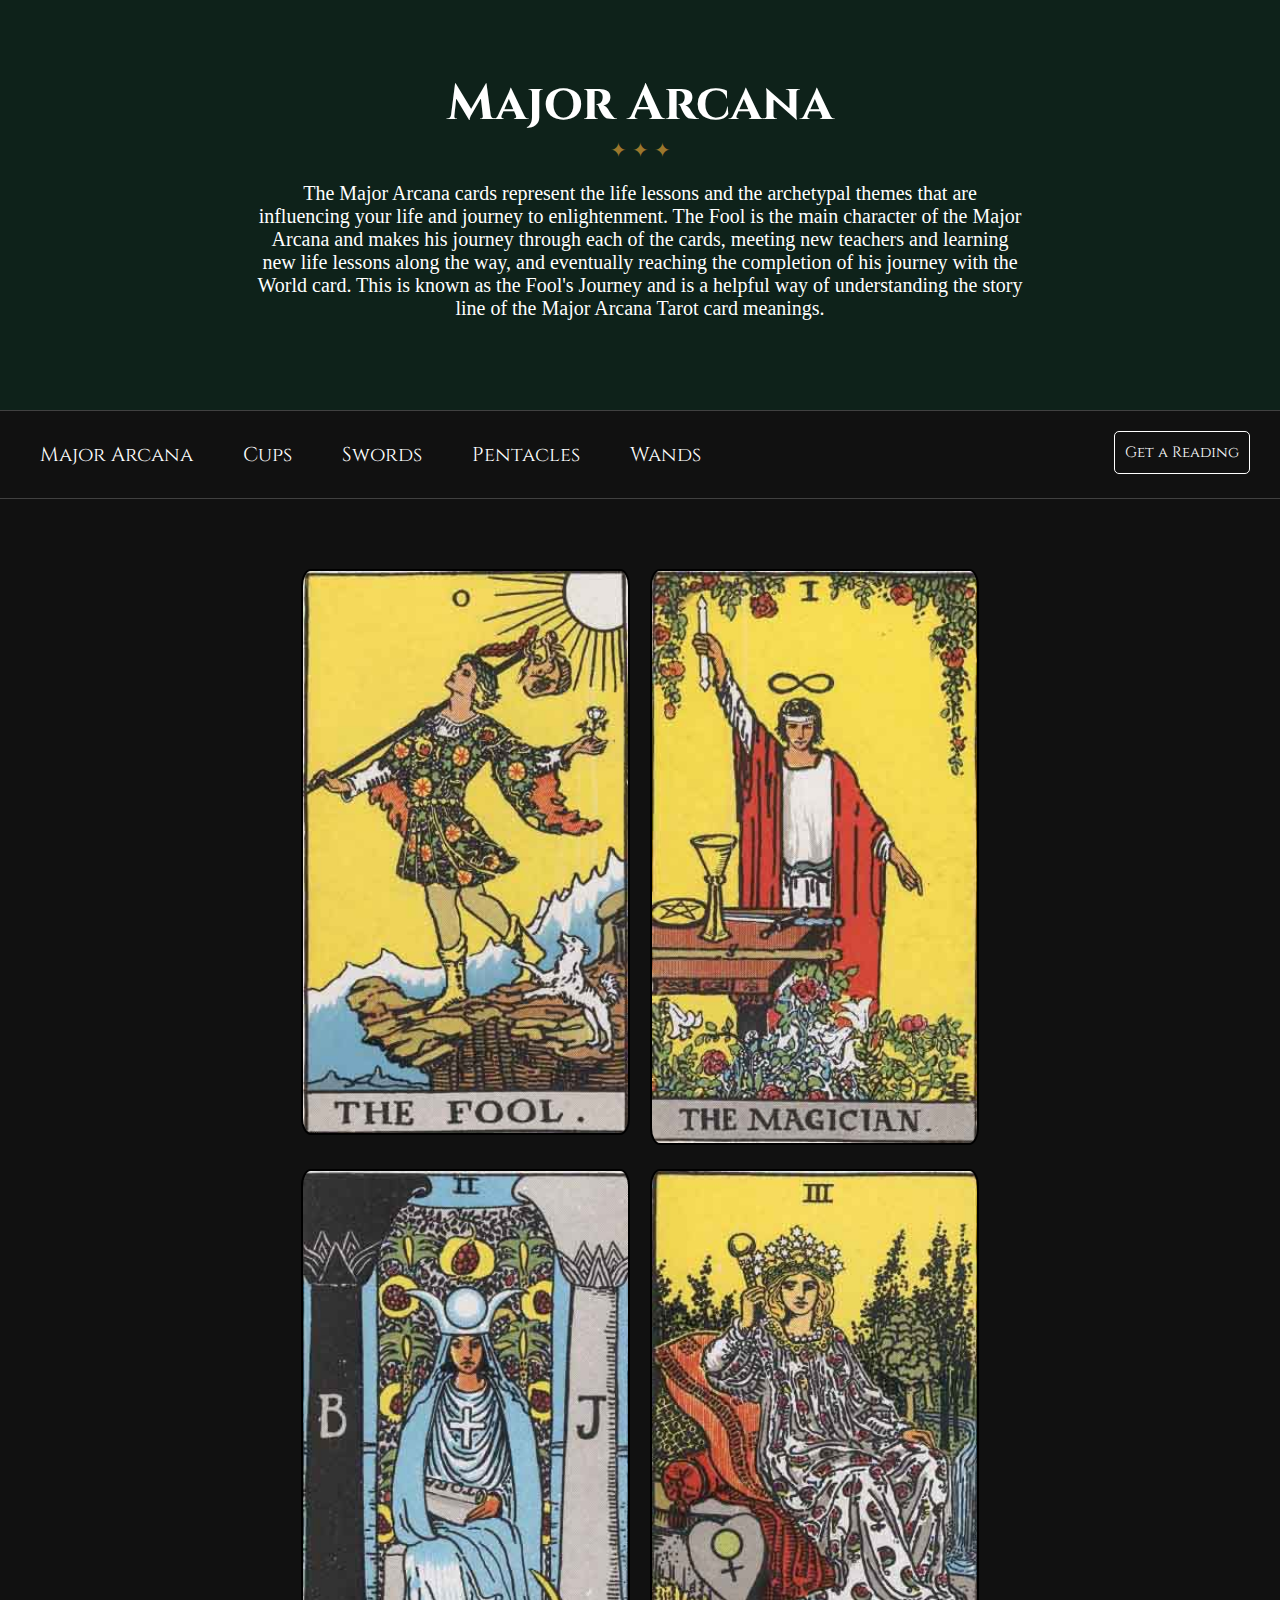
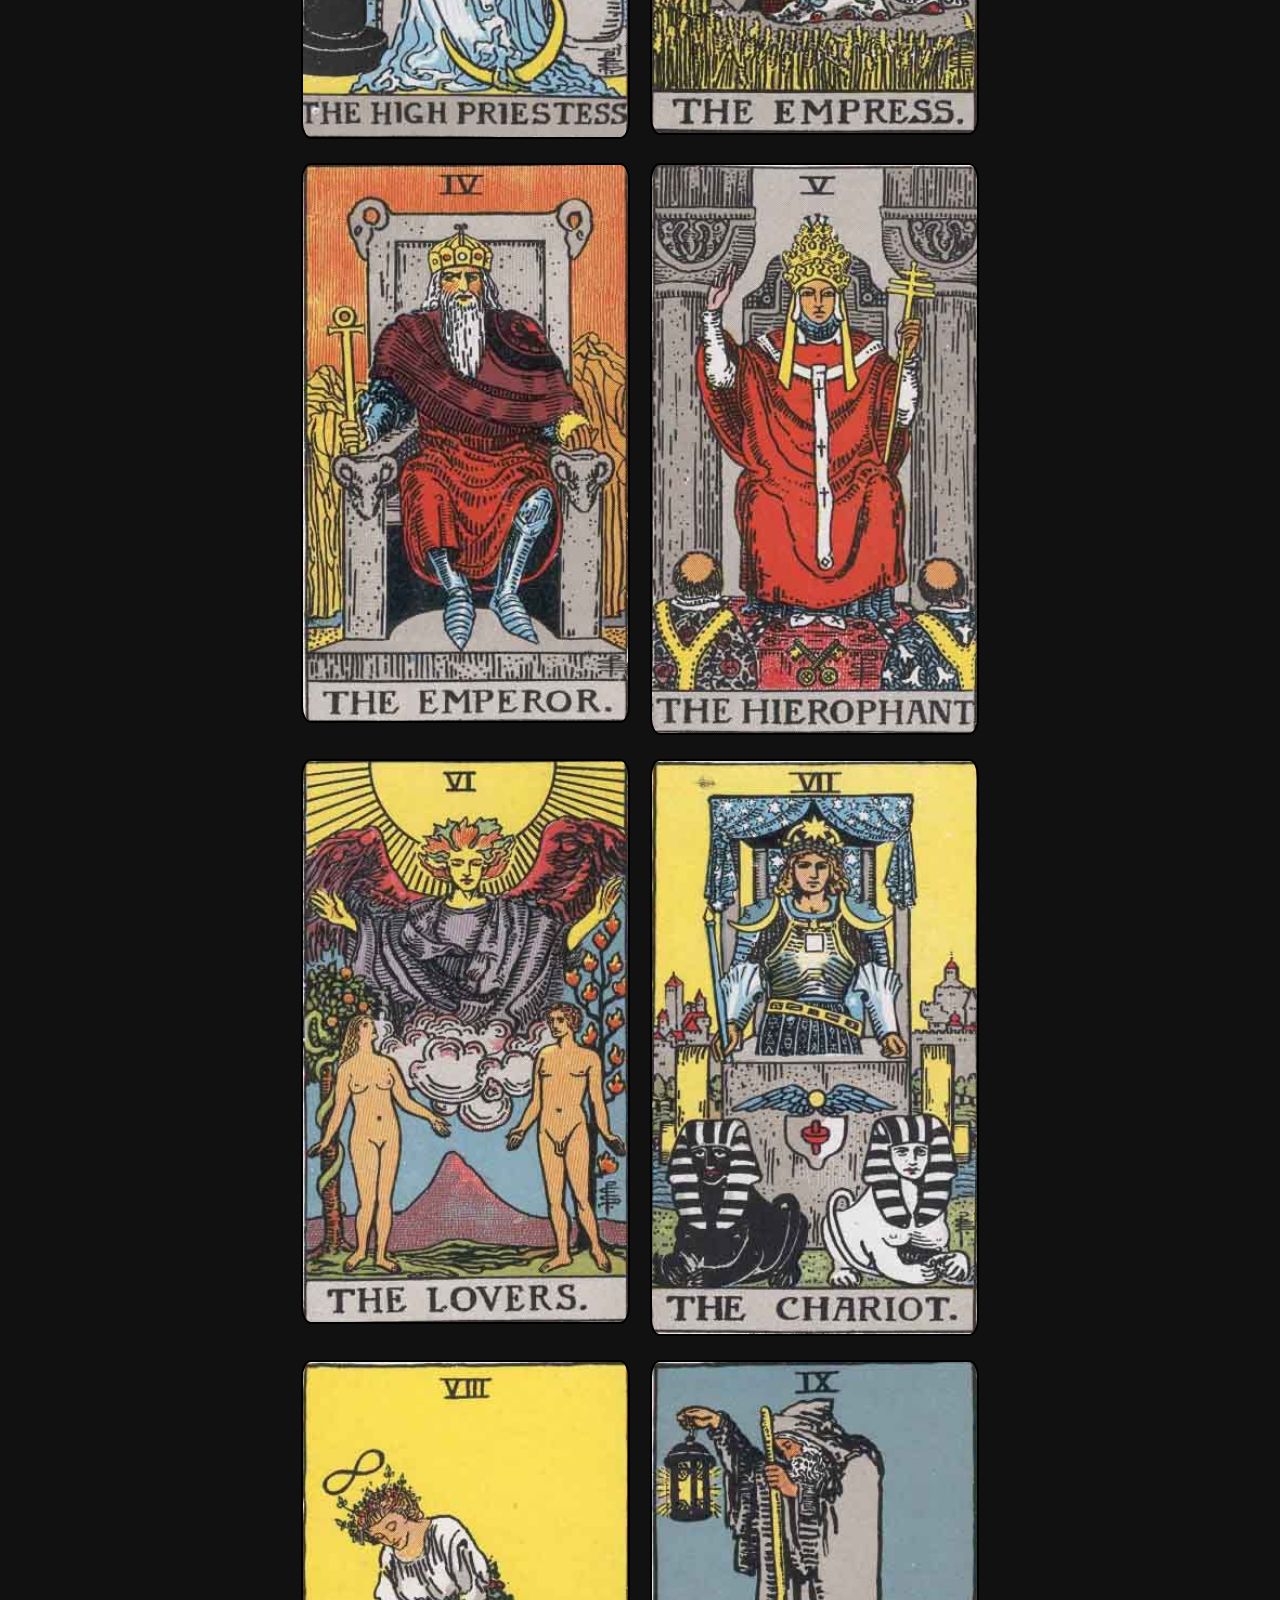
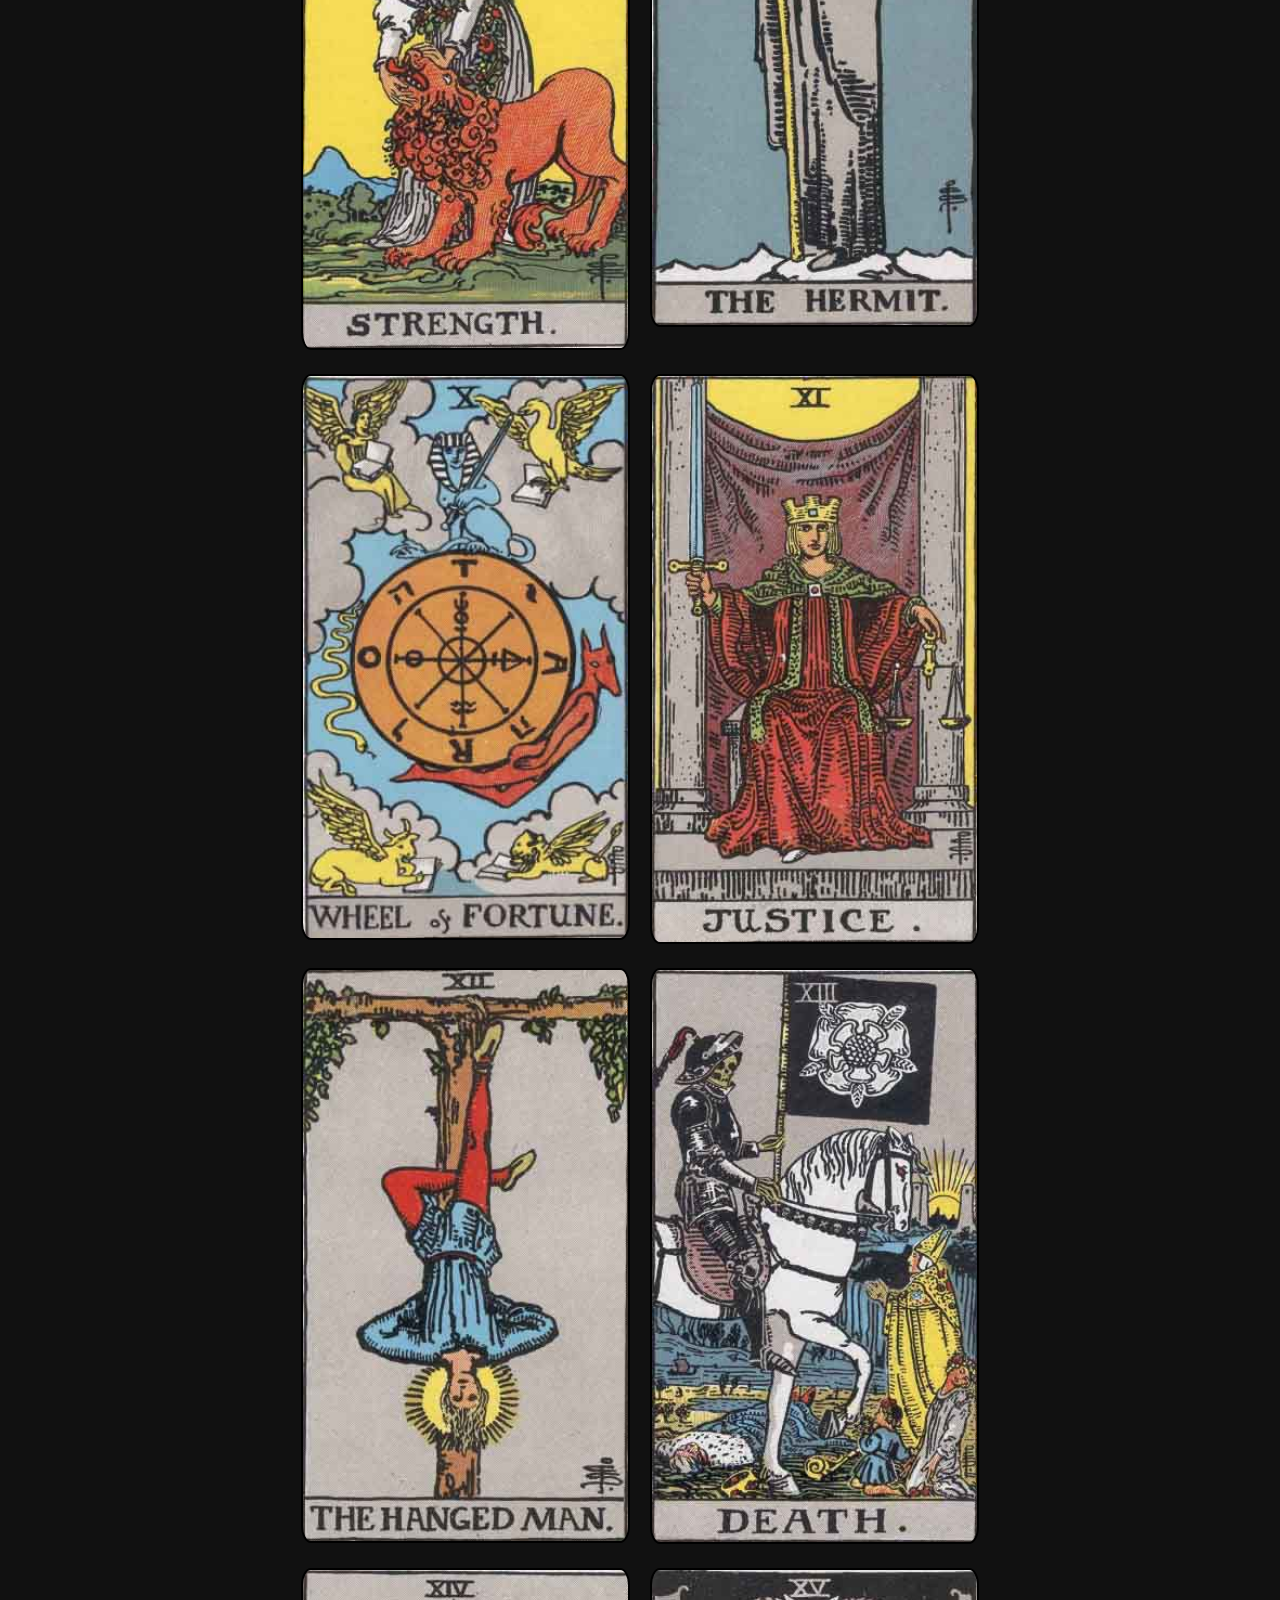
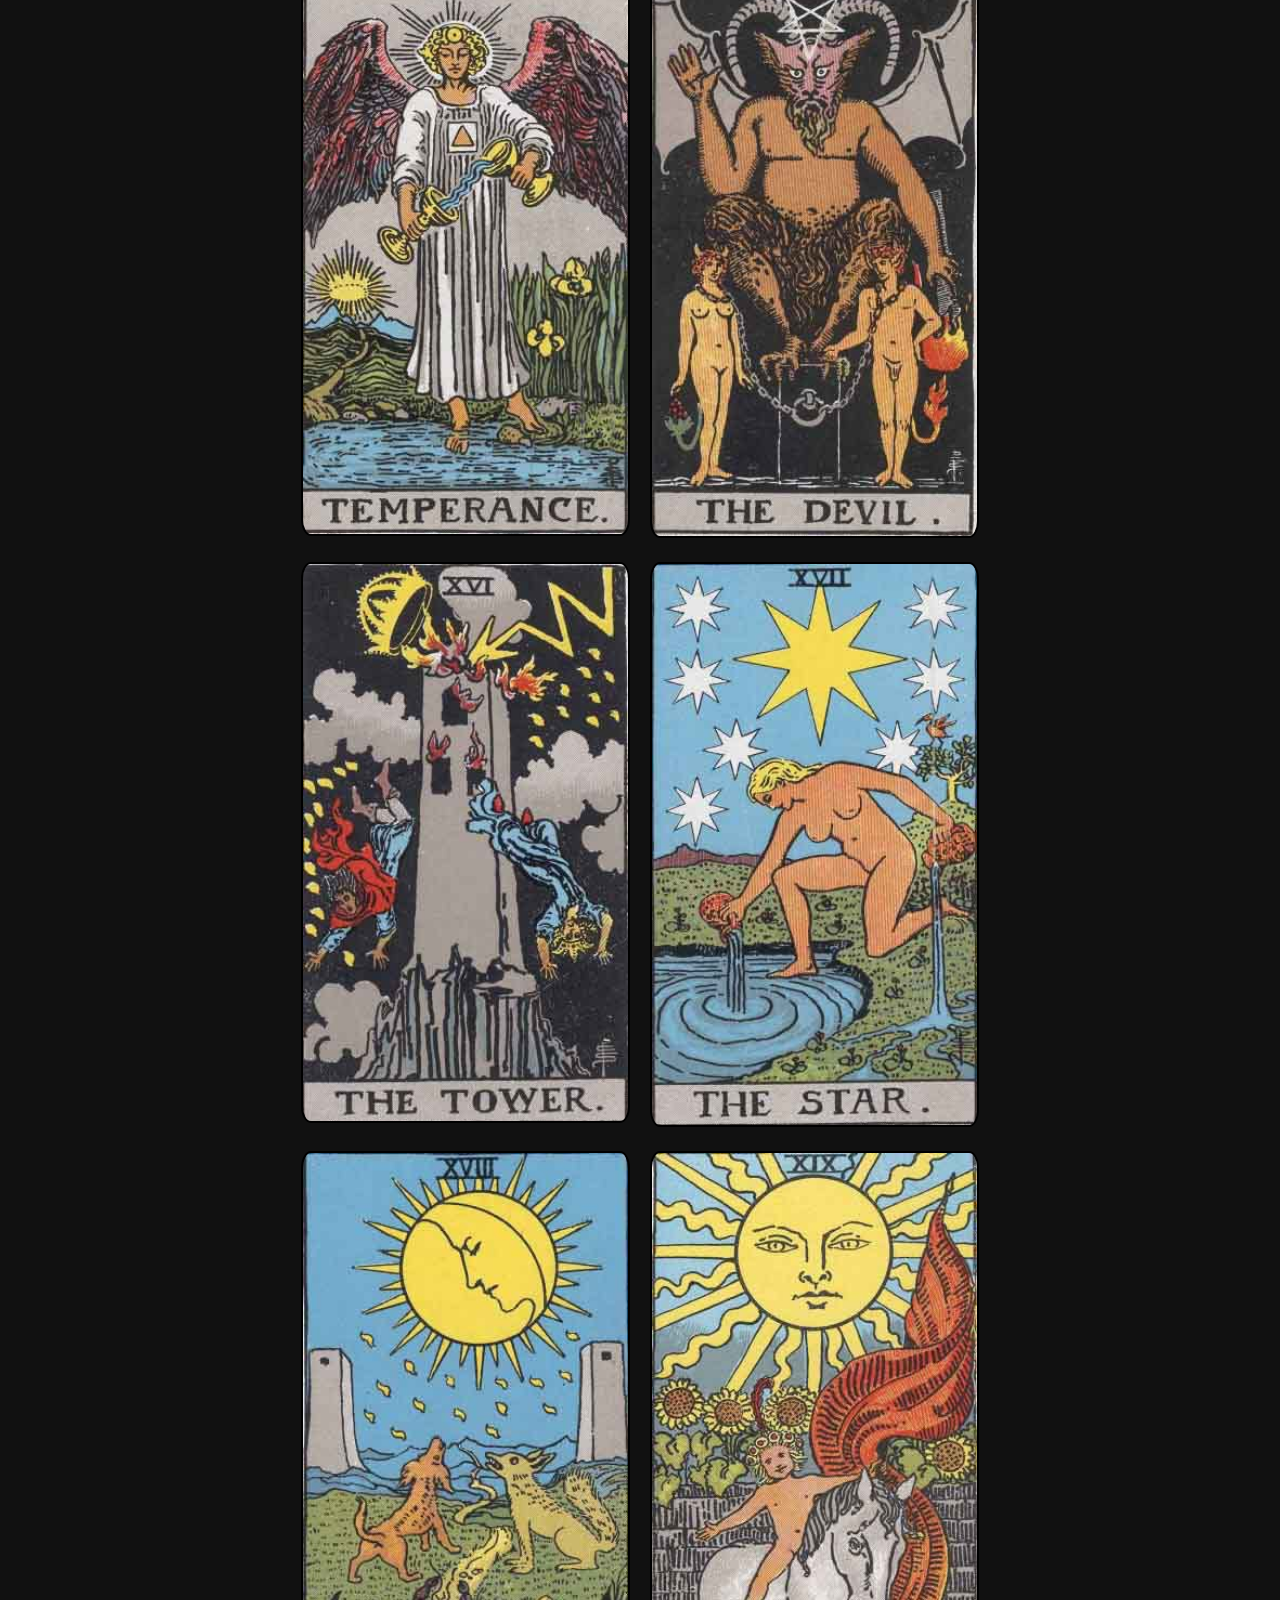
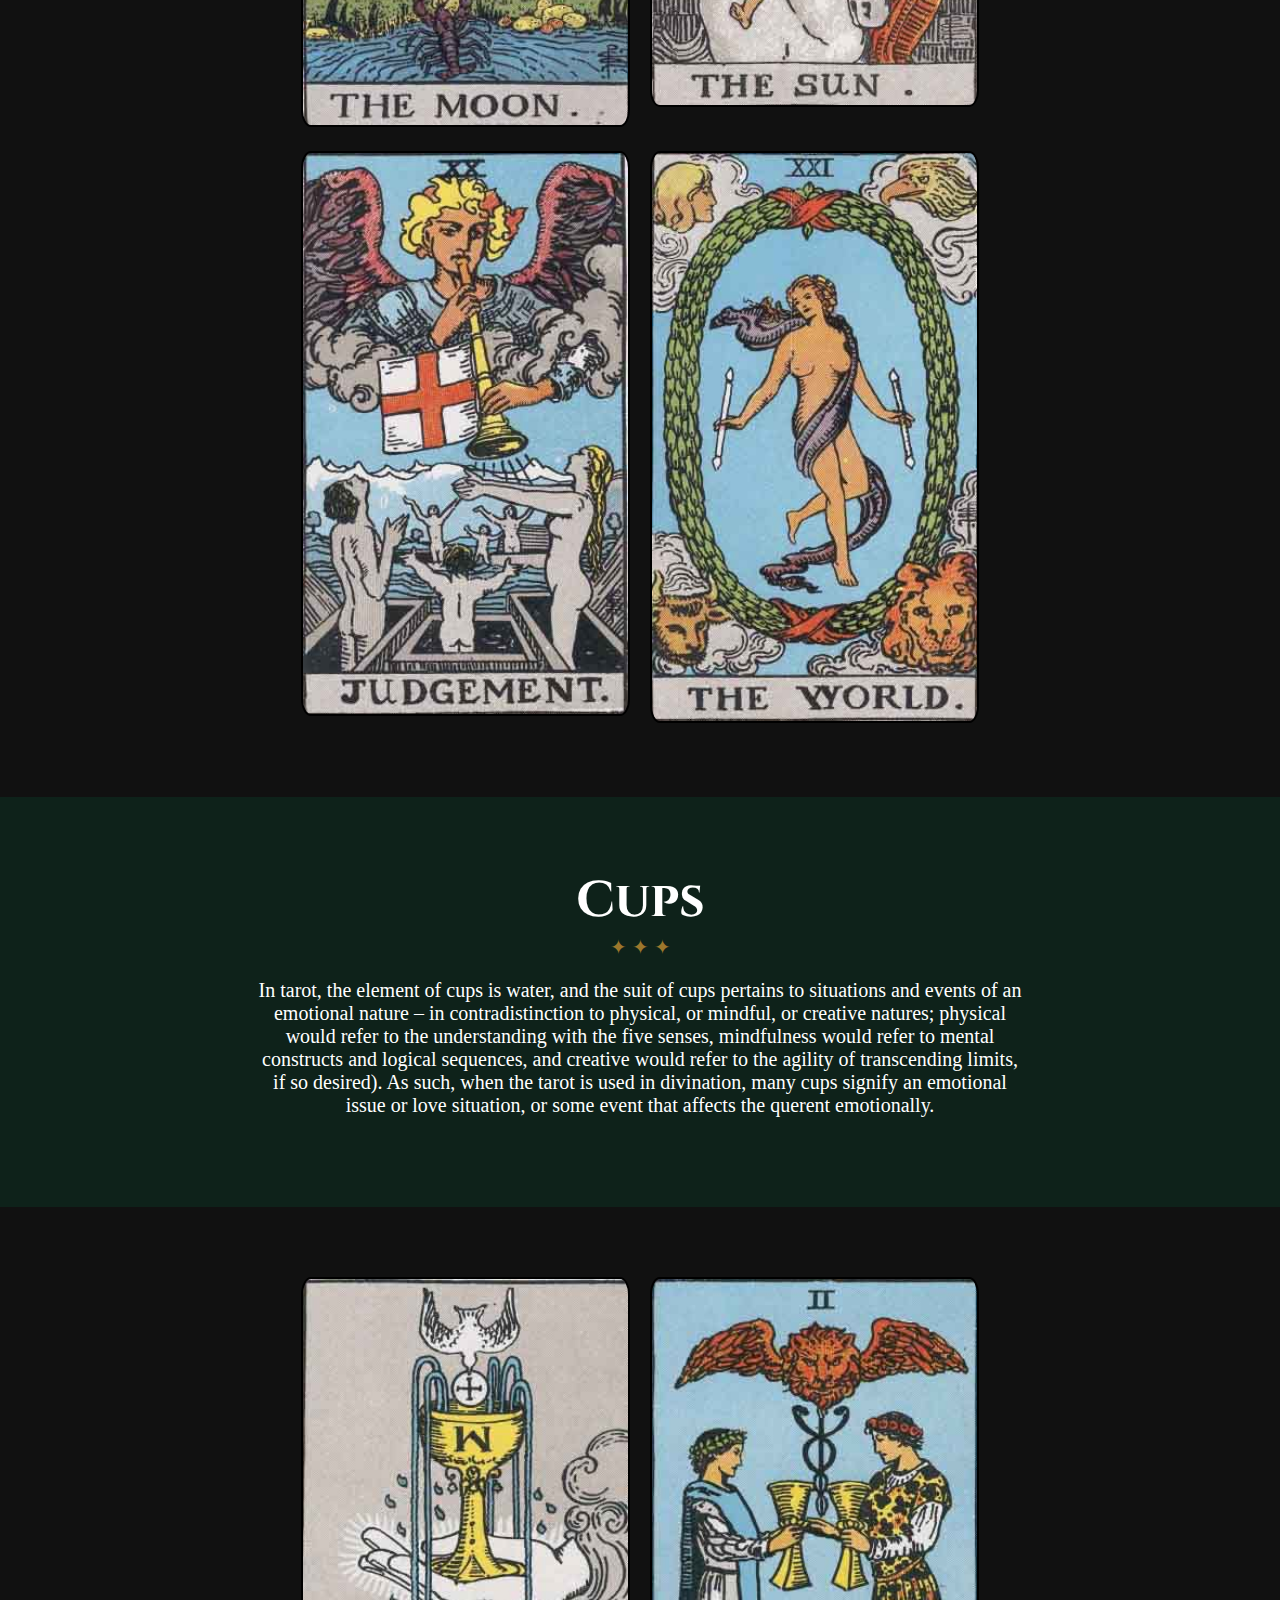
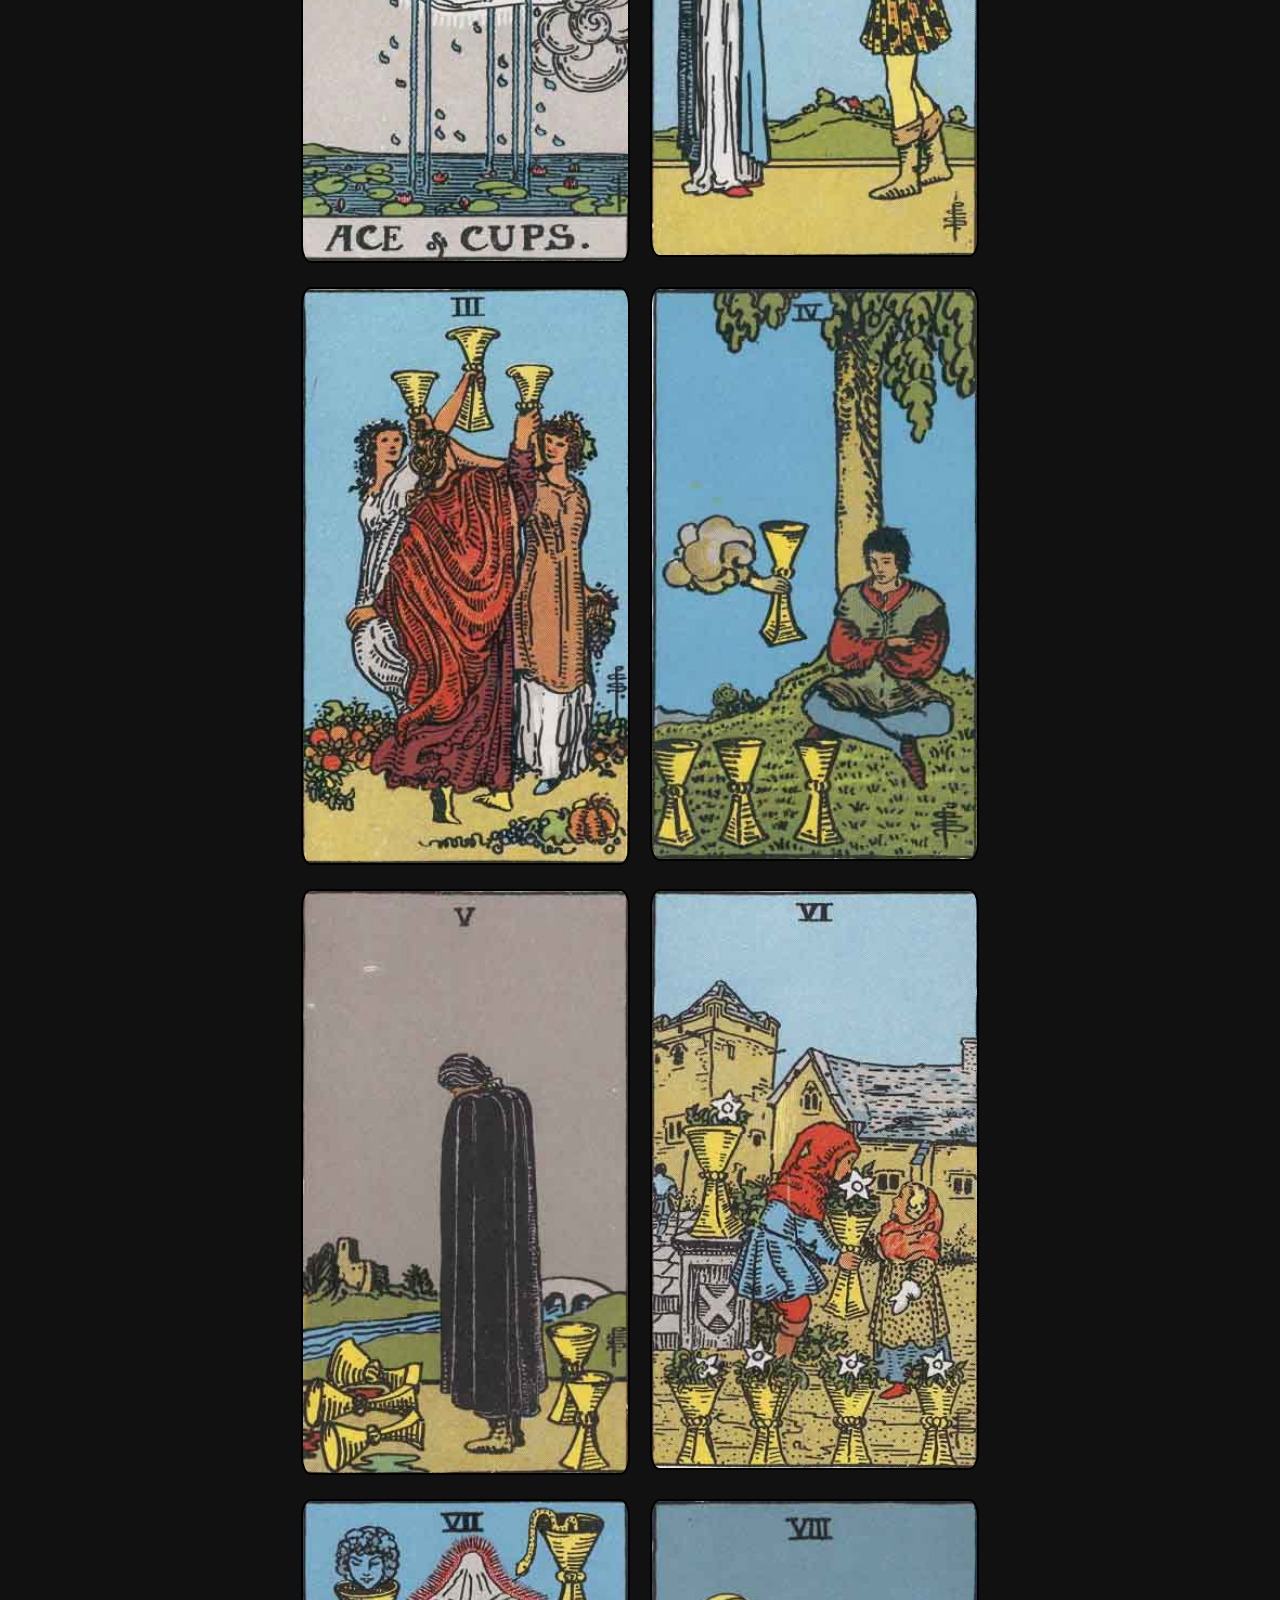
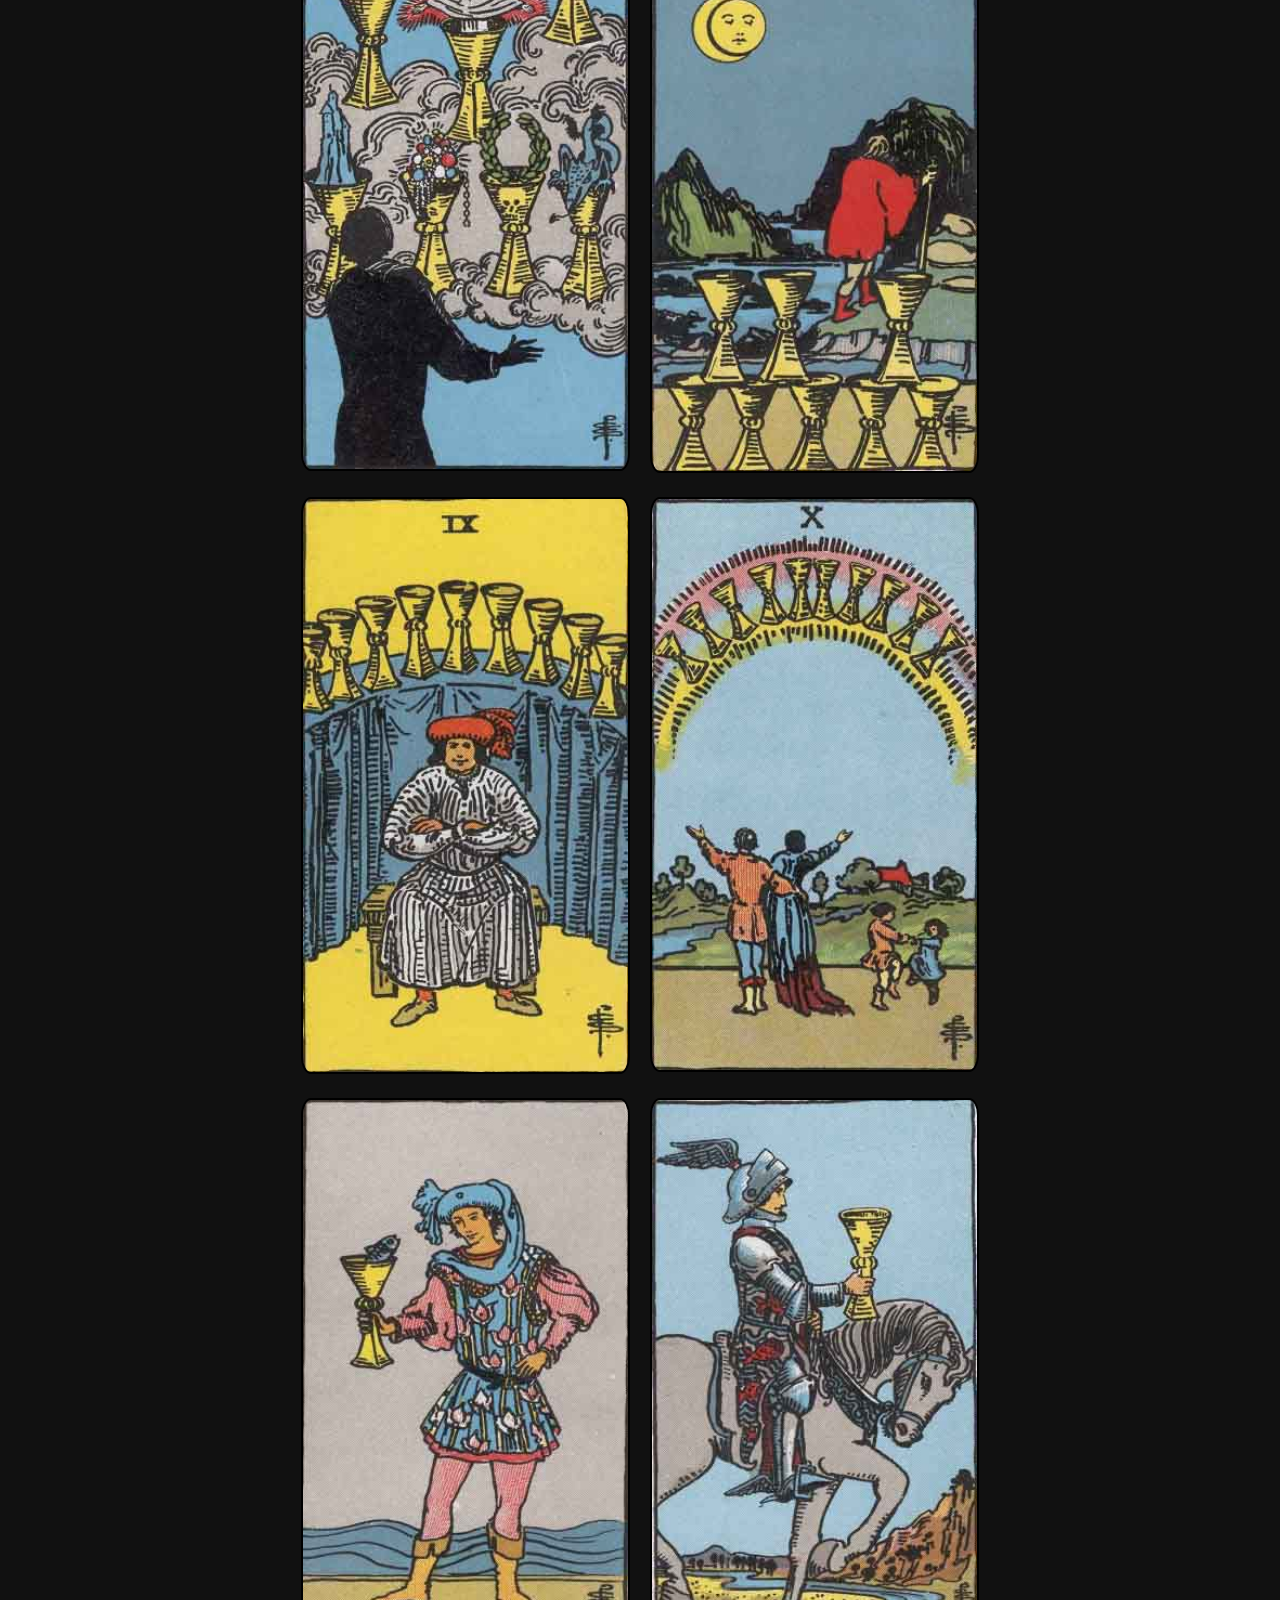
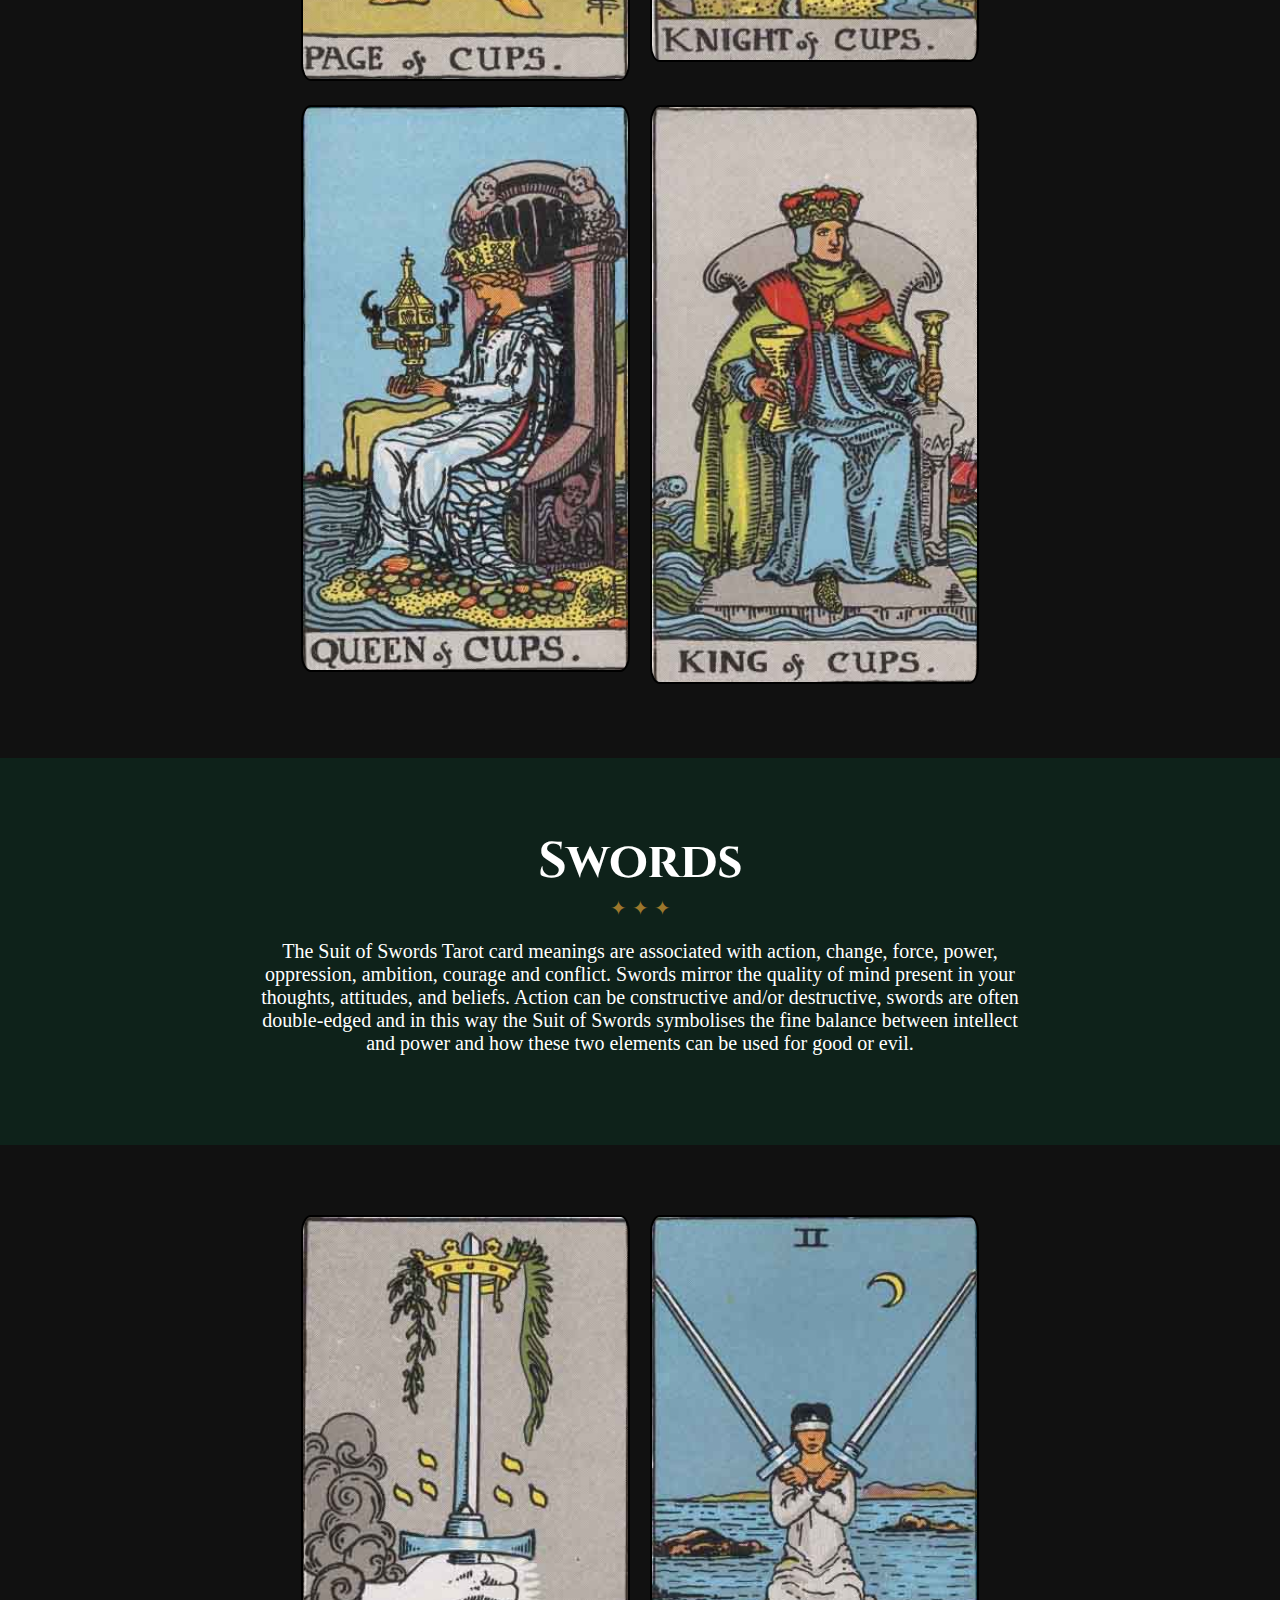
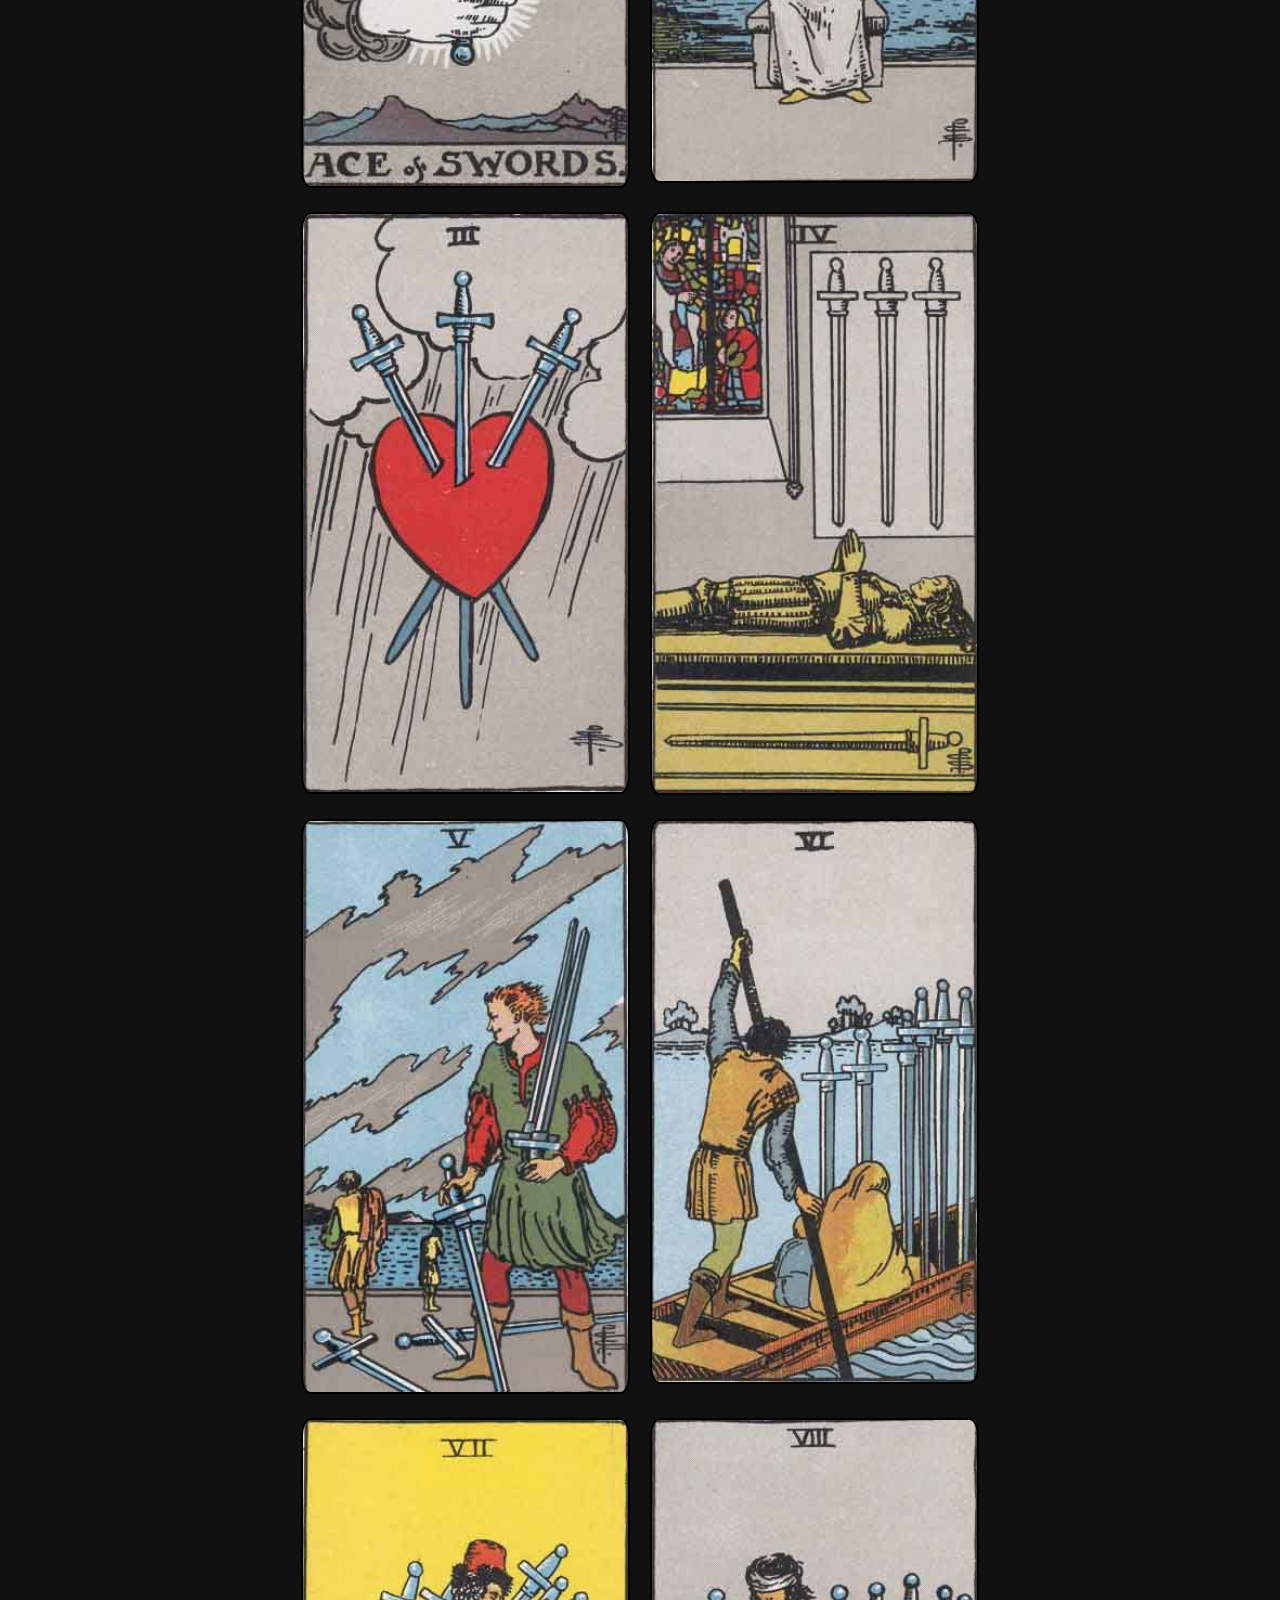
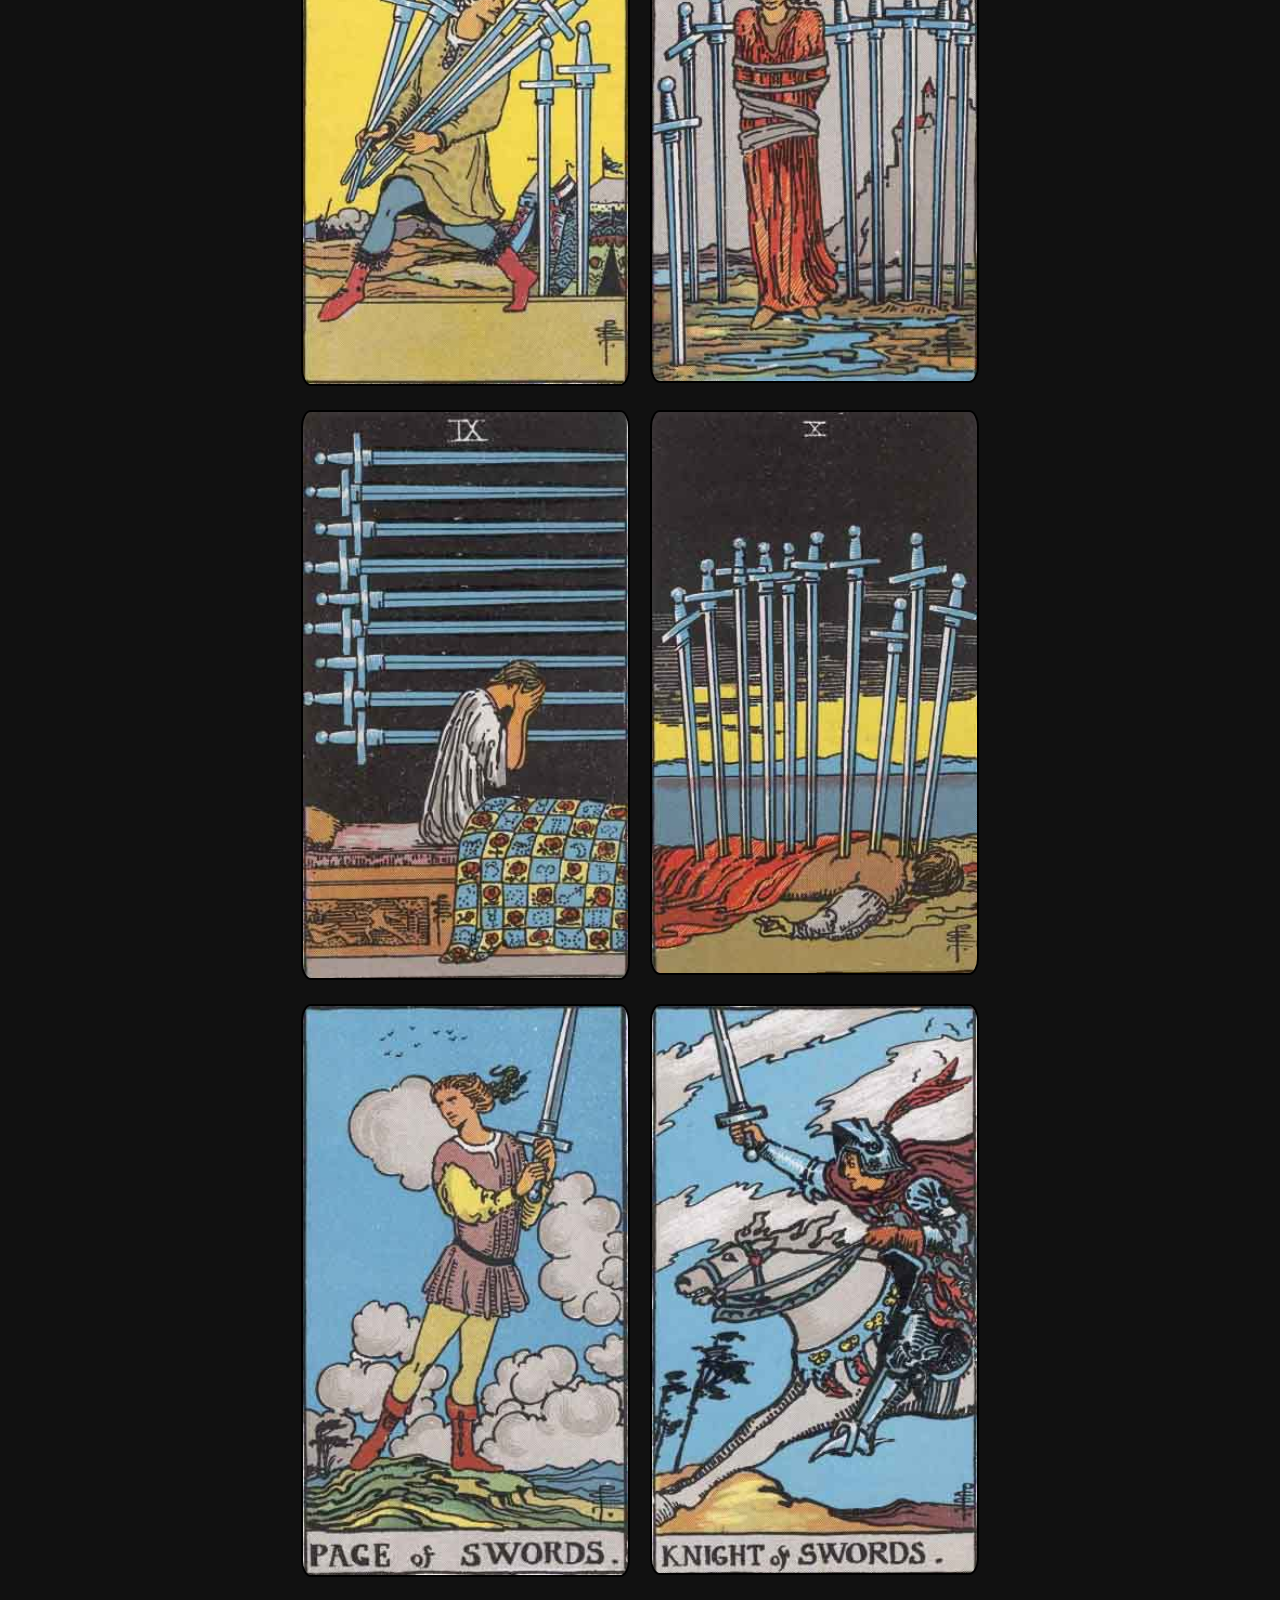
<file: index.html>
<!DOCTYPE html>
<html lang="en">

<head>
  <meta charset="UTF-8" />
  <meta http-equiv="X-UA-Compatible" content="IE=edge" />
  <meta name="viewport" content="width=device-width, initial-scale=1.0" />
  <meta http-equiv="Permissions-Policy" content="interest-cohort=()"/>
  <link href="https://fonts.googleapis.com/css2?family=Cinzel&Source+Serif+Pro:wght@200&display=swap" rel="stylesheet">
  <link rel="stylesheet" href="style.css">
  <title>Tarot Guide</title>
</head>

<body>
  <section>
    <div class="suit-summary" id="major-arcana">
      <h1>Major Arcana</h1>
      <span>&#10022 &#10022 &#10022</span>
      <p>The Major Arcana cards represent the life lessons and the archetypal themes that are
        influencing your life and
        journey to enlightenment. The Fool is the main character of the Major Arcana and makes his journey through each
        of
        the cards, meeting new teachers and learning new life lessons along the way, and eventually reaching the
        completion
        of his journey with the World card. This is known as the Fool's Journey and is a helpful way of understanding
        the
        story line of the Major Arcana Tarot card meanings.</p>
    </div>
  </section>
  <nav id="navbar">
    <a href="#major-arcana">Major Arcana</a>
    <a href="#cups">Cups</a>
    <a href="#swords">Swords</a>
    <a href="#pentacles">Pentacles</a>
    <a href="#wands">Wands</a>
    <a href="reading.html" class="button">Get a Reading</a>
  </nav>
  <div class="card-list">
    <div class="card-item">
      <img src="images/major-arcana/the-fool.jpg" class="image" alt="Rider Waite Tarot Card">
      <div class="card-content">
        <h2>The Fool</h2>
        <div>
          <h3>&#10023 Upright &#10023</h3>
          <p class="flavor-text">New beginnings, spontaneity, a free spirit</p>
          <p class="card-summary">The Fool is a sign you are on the outset of a new journey. As you undertake this new
            opportunity, The Fool
            encourages you to throw caution to the wind and prepare to embrace the unknown. This is about taking a leap
            of faith for personal growth, development and adventure.</p>
        </div>
        <div>
          <h3>&#10023 Reversed &#10023</h3>
          <p class="flavor-text">Hesitation, recklessness, risk-taking</p>
          <p class="card-summary">The Fool reversed suggests something is holding you back and you are preventing
            yourself from moving
            forward on an opportunity. You may fear the unknown, as a result you have come to an impasse. You may be
            waiting on better timing, but balance this out with knowing this is a sign to take a step forward even if
            you are
            unsure of exactly what will happen next.</p>
        </div>
      </div>
    </div>
    <div class="card-item">
      <img src="images/major-arcana/the-magician.jpg" class="image" alt="Rider Waite Tarot Card">
      <div class="card-content">
        <h2>The Magician</h2>
        <div>
          <h3>&#10023 Upright &#10023</h3>
          <p class="flavor-text">Resourcefulness, power, inspired action</p>
          <p class="card-summary">You are ready to turn your ideas into reality. The skills and knowledge you have
            gathered along your life
            path have led you to where you are now, you are fully capable to take action. Now is the perfect time
            to move forward on any ideas you have recently conceived.</p>
        </div>
        <div>
          <h3>&#10023 Reversed &#10023</h3>
          <p class="flavor-text">Untapped talents, poor planning, manipulation</p>
          <p class="card-summary">The Magician Reversed shows that you have many skills, talents, and capabilities, but
            your real potential
            is not being maximized. You may feel as if you have so much more to give. Or perhaps you know you're great
            at something but you have not allowed yourself to explore this skill.</p>
        </div>
      </div>
    </div>
    <div class="card-item">
      <img src="images/major-arcana/the-high-priestess.jpg" class="image" alt="Rider Waite Tarot Card">
      <div class="card-content">
        <h2>The High Priestess</h2>
        <div>
          <h3>&#10023 Upright &#10023</h3>
          <p class="flavor-text">Intuition, sacred knowledge, the subconscious mind</p>
          <p class="card-summary">The High Priestess shows up in readings when your intuitive sense is providing you
            with useful information.
            Knowledge of how to fix any issues will not come from thinking and rationalizing, but by tapping into and
            trusting your intuition. Allow yourself time and space to meditate and attend to your inner voice.</p>
        </div>
        <div>
          <h3>&#10023 Reversed &#10023</h3>
          <p class="flavor-text">Secrets, withdrawal, silence</p>
          <p class="card-summary">You may be swayed by other people's opinions when what you really need to do is focus
            on what is right for
            you. It is time to withdraw yourself from the external world to observe what your inner guidance is sharing
            with you now. </p>
        </div>
      </div>
    </div>
    <div class="card-item">
      <img src="images/major-arcana/the-empress.jpg" class="image" alt="Rider Waite Tarot Card">
      <div class="card-content">
        <h2>The Empress</h2>
        <div>
          <h3>&#10023 Upright &#10023</h3>
          <p class="flavor-text">Abundance, creativity, dynamism</p>
          <p class="card-summary">The Empress brings with her development and progress. She is a maternal figure,
            therefore she represents
            the creation of life, or
            metaphorically speaking, the birth of an idea. She is a signal to bring your creative ideas to fruition by
            supporting
            their growth</p>
        </div>
        <div>
          <h3>&#10023 Reversed &#10023</h3>
          <p class="flavor-text">Creative block, dependency on others</p>
          <p class="card-summary">The Empress Reversed can suggest that you are feeling a creative block, especially in
            ‘birthing’ a new idea
            or expressing yourself creatively. You may worry whether it will be a success or if your work is appealing
            to others. For now, don’t bother about what others think. The important thing is that you are allowing your
            creative energy to flow.</p>
        </div>
      </div>
    </div>
    <div class="card-item">
      <img src="images/major-arcana/the-emperor.jpg" class="image" alt="Rider Waite Tarot Card">
      <div class="card-content">
        <h2>The Emperor</h2>
        <div>
          <h3>&#10023 Upright &#10023</h3>
          <p class="flavor-text">Discipline, stability, rationalized thinking</p>
          <p class="card-summary">The Emperor reflects a system bound by rules and regulations. You create law and order
            by applying
            principles or guidelines to a specific situation. Create calm out of chaos by breaking down any problem into
            its parts and then mapping out the actions you need to take to resolve it. Be systematic, strategic and
            highly organized in your approach, and stick to your plan until the end.</p>
        </div>
        <div>
          <h3>&#10023 Reversed &#10023</h3>
          <p class="flavor-text">Lack of discipline, inflexibility</p>
          <p class="card-summary">When The Emperor Reversed pops up in a Tarot reading, pay attention to your commitment
            to your goals and
            your self-discipline to get the job done. If you are struggling to see any real outcomes, check that you
            have a plan in place, a routine to support it, and the dedication to see it through.</p>
        </div>
      </div>
    </div>
    <div class="card-item">
      <img src="images/major-arcana/the-hierophant.jpg" class="image" alt="Rider Waite Tarot Card">
      <div class="card-content">
        <h2>The Hierophant</h2>
        <div>
          <h3>&#10023 Upright &#10023</h3>
          <p class="flavor-text">Tradition, foresight, conformity</p>
          <p class="card-summary">The Hierophant‘s arrival suggests you are following convention and staying within the
            bounds of a ‘tried
            and tested’ model. You are not yet willing to go out on a limb or offer any new and innovative ideas.
            Instead, you adhere to the key principles and rules that you know will lead to a successful result.</p>
        </div>
        <div>
          <h3>&#10023 Reversed &#10023</h3>
          <p class="flavor-text">Personal beliefs, freedom, challenging normalcy</p>
          <p class="card-summary">The Hierophant Reversed is about challenging the status quo. You see alternative ways
            of viewing the
            world. You no longer
            accept the rigid structures, tradition and dogma surrounding you; instead, you seek out opportunities to
            rebel and reclaim your personal power. If you feel restricted or constrained and have lost your sense of
            freedom and flexibility, now is the time to make your own rules.
          </p>
        </div>
      </div>
    </div>
    <div class="card-item">
      <img src="images/major-arcana/the-lovers.jpg" class="image" alt="Rider Waite Tarot Card">
      <div class="card-content">
        <h2>The Lovers</h2>
        <div>
          <h3>&#10023 Upright &#10023</h3>
          <p class="flavor-text">Romance, duality, choice</p>
          <p class="card-summary">The Lovers is about choice. You are figuring out what you stand for and your
            philosophy. To make good
            choices, you need to be clear about your personal beliefs and values, and stay true to who you are and be
            authentic and genuine in all your endeavors. </p>
        </div>
        <div>
          <h3>&#10023 Reversed &#10023</h3>
          <p class="flavor-text">Hesitation, recklessness, risk-taking</p>
          <p class="card-summary">You might be facing a tough choice with significant consequences. Instead of making a
            decision based on
            your values, you feel tempted to avoid responsibility for your actions. Choose the path in alignment with
            your genuine self.</p>
        </div>
      </div>
    </div>
    <div class="card-item">
      <img src="images/major-arcana/the-chariot.jpg" class="image" alt="Rider Waite Tarot Card">
      <div class="card-content">
        <h2>The Chariot</h2>
        <div>
          <h3>&#10023 Upright &#10023</h3>
          <p class="flavor-text">Determination, willpower, action</p>
          <p class="card-summary">The Chariot is a card of willpower, determination, and strength. You have discovered
            how to make decisions in alignment with your values, and now you are taking action on
            those decisions. When The Chariot appears in a Tarot reading, take it as a sign of encouragement. When you
            apply discipline, commitment and willpower to achieve your goals, you will succeed.</p>
        </div>
        <div>
          <h3>&#10023 Reversed &#10023</h3>
          <p class="flavor-text">Opposition, lack of direction</p>
          <p class="card-summary">At times, The Chariot Reversed is a warning that you are letting obstacles and
            challenges get in the way, preventing you from achieving what you set out to do. It’s all getting too hard,
            and you don’t have the will to go on. If that resonates, stop for a moment and think about the things that
            matter most to you and why you want to achieve this goal</p>
        </div>
      </div>
    </div>
    <div class="card-item">
      <img src="images/major-arcana/strength.jpg" class="image" alt="Rider Waite Tarot Card">
      <div class="card-content">
        <h2>Strength</h2>
        <div>
          <h3>&#10023 Upright &#10023</h3>
          <p class="flavor-text">Perseverance, courage, influence</p>
          <p class="card-summary">The Strength card speaks to the human spirit's ability to
            overcome any obstacle. Strength is about knowing you can endure life’s obstacles. If you have been going
            through a rough time
            and are burnt out or stressed, the Strength card encourages you to find the power within yourself to
            persevere. You have got what it takes to see this situation through to its eventual end.</p>
        </div>
        <div>
          <h3>&#10023 Reversed &#10023</h3>
          <p class="flavor-text">Self-doubt, vulnerability</p>
          <p class="card-summary">If you have recently experienced a setback, you may be vulnerable and lacking in
            self-confidence. Know that your core strength will always be with you and now is as good a time as any to
            reconnect with this power. You can also reinvigorate your self-assurance and self-esteem by collecting
            evidence from your past that proves you have what it takes to succeed and overcome these temporary
            challenges.</p>
        </div>
      </div>
    </div>
    <div class="card-item">
      <img src="images/major-arcana/the-hermit.jpg" class="image" alt="Rider Waite Tarot Card">
      <div class="card-content">
        <h2>The Hermit</h2>
        <div>
          <h3>&#10023 Upright &#10023</h3>
          <p class="flavor-text">Soul-searching, introspection, inner guidance</p>
          <p class="card-summary">The Hermit often appears when you are at a pivotal point in your life and considering
            a new direction. Through contemplation and self-examination, you may begin to re-evaluate your
            personal goals and change your overall course. The Hermit invites you to retreat and
            experience a sense
            of seclusion and introspection.</p>
        </div>
        <div>
          <h3>&#10023 Reversed &#10023</h3>
          <p class="flavor-text">Isolation, lonliness, withdrawal</p>
          <p class="card-summary">The Hermit Reversed can go one of two ways: you are not taking enough time for
            personal reflection, or you are taking too much. If you struggle to connect with your personal self, The
            Hermit Reversed encourages you to create more space to meditate and reflect. It is time to go deeper into
            your inner being and rediscover your greater purpose.</p>
        </div>
      </div>
    </div>
    <div class="card-item">
      <img src="images/major-arcana/wheel-of-fortune.jpg" class="image" alt="Rider Waite Tarot Card">
      <div class="card-content">
        <h2>The Wheel of Fortune</h2>
        <div>
          <h3>&#10023 Upright &#10023</h3>
          <p class="flavor-text">Karma, destiny, a turning point</p>
          <p class="card-summary">The Wheel of Fortune can show a critical turning point in your life. Opportunities
            you could never imagine are suddenly available to you, and you have the chance to make a significant change
            in your life. While it may be unexpected and unfamiliar, see this as an invitation to turn things around and
            take an entirely new direction in your life.</p>
        </div>
        <div>
          <h3>&#10023 Reversed &#10023</h3>
          <p class="flavor-text">Bad luck, resistance to change, breaking cycles</p>
          <p class="card-summary">The Wheel of Fortune Reversed can also reflect resistance to change, particularly if
            you feel it forced upon you. This card suggests that change has become a source of significant stress, and
            you may be trying to consciously or subconsciously stop events from running their course. Accept that change
            is inevitable and you will have a much-improved experience when you can go with the flow.</p>
        </div>
      </div>
    </div>
    <div class="card-item">
      <img src="images/major-arcana/justice.jpg" class="image" alt="Rider Waite Tarot Card">
      <div class="card-content">
        <h2>Justice</h2>
        <div>
          <h3>&#10023 Upright &#10023</h3>
          <p class="flavor-text">Truth, fairness</p>
          <p class="card-summary">At its core, Justice is about the search for truth. As you explore your truth, you
            will discover that things are not as clear-cut as you had thought. Be prepared to dip into the murky waters
            and explore what truth means to you. Be consciously aware of what you believe to be true and what you
            believe to be fair and ethical. It may not be as clear-cut as you think, so prepare to challenge yourself
            and to explore new territories of your belief system.</p>
        </div>
        <div>
          <h3>&#10023 Reversed &#10023</h3>
          <p class="flavor-text">Self-critical, dishonesty</p>
          <p class="card-summary">When Justice is reversed, it can indicate your inner critic is in full effect. You may
            be evaluating your every move and coming down hard on yourself when you misstep. If this resonates, start
            from a place of forgiveness and self-acceptance. Show yourself a bit of kindness and compassion.</p>
        </div>
      </div>
    </div>
    <div class="card-item">
      <img src="images/major-arcana/the-hanged-man.jpg" class="image" alt="Rider Waite Tarot Card">
      <div class="card-content">
        <h2>The Hanged Man</h2>
        <div>
          <h3>&#10023 Upright &#10023</h3>
          <p class="flavor-text">Pause, surrender, new perspectives</p>
          <p class="card-summary">The Hanged Man may come as a positive sign that you can now move forward
            with a new perspective and a renewed sense of energy. There may have been a break-through or stark
            realization about how you
            need to do things differently. You’re prepared to make those changes and move ahead with a new mindset.</p>
        </div>
        <div>
          <h3>&#10023 Reversed &#10023</h3>
          <p class="flavor-text">Delays, resistance, indecision</p>
          <p class="card-summary">When The Hanged Man Reversed appears in a Tarot reading, your projects and activities
            may be
            coming to an unexpected and abrupt halt. Don’t keep pushing forward, hoping that more force will drive you
            to where you want to go. Instead, surrender to the opportunity to pause and view it as your chance to
            reassess and re-evaluate where you are on your path. Something new is emerging, and you won’t be able to see
            it unless you allow the time and space for it to come through</p>
        </div>
      </div>
    </div>
    <div class="card-item">
      <img src="images/major-arcana/death.jpg" class="image" alt="Rider Waite Tarot Card">
      <div class="card-content">
        <h2>Death</h2>
        <div>
          <h3>&#10023 Upright &#10023</h3>
          <p class="flavor-text">Change, transition, endings</p>
          <p class="card-summary">The Death card symbolizes the end of a major phase or aspect of your life that you
            realize is no longer serving you, opening up the possibility of something far more valuable and essential.
            You must close one door to open another. You need to put the past behind you and part ways, ready to embrace
            new opportunities and possibilities.</p>
        </div>
        <div>
          <h3>&#10023 Reversed &#10023</h3>
          <p class="flavor-text">Inner purging, personal transformation, resistance to change</p>
          <p class="card-summary">Death can mean that you are on the verge of meaningful change but are resisting it.
            You may be reluctant to let go, or you may not know how to make the change you need. You still carry harmful
            viewpoints from the past that may interfere with a new opportunity. Because of your refusal, life has
            stagnated, and you feel stuck in limbo. </p>
        </div>
      </div>
    </div>
    <div class="card-item">
      <img src="images/major-arcana/temperance.jpg" class="image" alt="Rider Waite Tarot Card">
      <div class="card-content">
        <h2>Temperance</h2>
        <div>
          <h3>&#10023 Upright &#10023</h3>
          <p class="flavor-text">Balance, moderation. purpose</p>
          <p class="card-summary">Temperance asks you to take the middle path and accommodate all perspectives. Now is
            not the time to be highly opinionated or controversial. Be the peacekeeper and take a balanced and moderate
            approach, avoiding any extremes. Include others and bring together diverse groups of people to create
            harmony and cooperation.</p>
        </div>
        <div>
          <h3>&#10023 Reversed &#10023</h3>
          <p class="flavor-text">Imbalance, excess, re-alignment</p>
          <p class="card-summary">If you have recently experienced a period of excess, Temperance Reversed is your
            invitation to restore balance and moderation as soon as possible. It can also be a sign you sense that
            something is ‘off’ in your life, creating stress and tension. Life is not flowing as easily as you had
            hoped. Focus on your long-term vision and higher purpose and seek to align your daily activities with this
            vision.
          </p>
        </div>
      </div>
    </div>
    <div class="card-item">
      <img src="images/major-arcana/the-devil.jpg" class="image" alt="Rider Waite Tarot Card">
      <div class="card-content">
        <h2>The Devil</h2>
        <div>
          <p>&#10023 Upright &#10023</p>
          <p class="flavor-text">Attachment, restriction, addiction</p>
          <p class="card-summary">The Devil card represents your darker side and the negative forces that constrain you
            and hold
            you back from being the best version of yourself. You may be at the effect of negative habits, dependencies,
            behaviors, thought patterns, relationships, and addictions.</p>
        </div>
        <div>
          <p>&#10023 Reversed &#10023</p>
          <p class="flavor-text">Release, break-through</p>
          <p class="card-summary">The Devil Reversed can often appear when you are on the verge of a break-through or an
            up-levelling. You
            are being called to your highest potential, but first, you must let go of any unhealthy attachments or
            limiting beliefs that may hold you back. Often, when you are called to something ‘more’, you must deal with
            your shadows before you can step into this new version of yourself. </p>
        </div>
      </div>
    </div>
    <div class="card-item">
      <img src="images/major-arcana/the-tower.jpg" class="image" alt="Rider Waite Tarot Card">
      <div class="card-content">
        <h2>The Tower</h2>
        <div>
          <h3>&#10023 Upright &#10023</h3>
          <p class="flavor-text">Sudden change, upheaval, awakening</p>
          <p class="card-summary">When The Tower card appears in a Tarot reading, expect the unexpected – massive
            change, upheaval, destruction and chaos. It's an event that shakes you to your core, affecting you
            spiritually, mentally and physically. The best way forward is to let this structure self-destruct so you can
            re-build and re-focus.</p>
        </div>
        <div>
          <h3>&#10023 Reversed &#10023</h3>
          <p class="flavor-text">Revelation, transformation</p>
          <p class="card-summary">The Tower Reversed suggests that you are undergoing a significant personal
            transformation and upheaval. This differs from the experience of The Tower Upright where the change is often
            because of external circumstances and may even feel forced upon you. Instead, with The Tower Reversed, you
            are instigating the change and calling into question your fundamental belief systems, values, purpose, and
            meaning.</p>
        </div>
      </div>
    </div>
    <div class="card-item">
      <img src="images/major-arcana/the-star.jpg" class="image" alt="Rider Waite Tarot Card">
      <div class="card-content">
        <h2>The Star</h2>
        <div>
          <h3>&#10023 Upright &#10023</h3>
          <p class="flavor-text">Hope, faith, renewal</p>
          <p class="card-summary">The star welcomes reprieve after a period of destruction and turmoil. You have endured
            many challenges and stripped yourself bare of any limiting beliefs that have previously held you back. You
            are making some significant changes in your life, transforming yourself from the old you to the new you and,
            in doing so, you are bringing about a fresh perspective.</p>
        </div>
        <div>
          <h3>&#10023 Reversed &#10023</h3>
          <p class="flavor-text">Despair, disconnection</p>
          <p class="card-summary">The Star Reversed also shows that you are disengaged and uninspired with life or
            components of your life. Perhaps you started out with great vision and enthusiasm, but you are now finding
            yourself overwhelmed by day-to-day routines that are boring and dreary. Reconnect to what is truly important
            to you and you will find new sources of inspiration.</p>
        </div>
      </div>
    </div>
    <div class="card-item">
      <img src="images/major-arcana/the-moon.jpg" class="image" alt="Rider Waite Tarot Card">
      <div class="card-content">
        <h2>The Moon</h2>
        <div>
          <h3>&#10023 Upright &#10023</h3>
          <p class="flavor-text">Illusion, fear, anxiety</p>
          <p class="card-summary">The Moon represents your fears and illusions coming out when you are projecting into
            the future, based on your past experiences. You may have a painful
            memory that caused emotional distress, and rather than dealing with the emotions you pushed them down deep
            into your subconscious. Now, these emotions are making a reappearance, and you may find yourself under their
            influence on a conscious or subconscious level.</p>
        </div>
        <div>
          <h3>&#10023 Reversed &#10023</h3>
          <p class="flavor-text">Repressed emotion, inner confustion, release</p>
          <p class="card-summary">The Moon Reversed indicates that you have been dealing with illusion, fears, and
            anxiety, and now the negative influences of these energies are subsiding. You are working through this,
            understanding the impact they have on your life and how you can free yourself from such
            limiting beliefs. This is a liberating and transformational experience.</p>
        </div>
      </div>
    </div>
    <div class="card-item">
      <img src="images/major-arcana/the-sun.jpg" class="image" alt="Rider Waite Tarot Card">
      <div class="card-content">
        <h2>The Sun</h2>
        <div>
          <h3>&#10023 Upright &#10023</h3>
          <p class="flavor-text">Positivity, success, vitality</p>
          <p class="card-summary">The Sun represents success, radiance and abundance. The Sun gives you strength and
            tells you that no matter where you go or what you do, your positive and radiant energy will follow you and
            bring you happiness and joy. If you are going through a difficult time, The Sun brings you the message you
            have been waiting for: that things will get better.</p>
        </div>
        <div>
          <h3>&#10023 Reversed &#10023</h3>
          <p class="flavor-text">Feeling down, inconveniences</p>
          <p class="card-summary">The Sun Reversed can mean you are struggling to see the bright side of life. You may
            have experienced setbacks that damaged your enthusiasm and optimism and perhaps led you to question whether
            you can achieve what you set out to do. Nonetheless, The Sun is never a negative card, so this is only
            temporary. Obstacles can be removed if you put your mind to it. It may just take a bit
            more effort.</p>
        </div>
      </div>
    </div>
    <div class="card-item">
      <img src="images/major-arcana/judgement.jpg" class="image" alt="Rider Waite Tarot Card">
      <div class="card-content">
        <h2>Judgement</h2>
        <div>
          <h3>&#10023 Upright &#10023</h3>
          <p class="flavor-text">Rebirth, inner calling, absolution</p>
          <p class="card-summary">Judgement pops up in a Tarot reading when you are close to reaching a significant
            stage in your journey. You have evaluated your past experiences and have learned from them. This integration
            has healed deep wounds, and you are now able to put the past behind you. You have
            found your absolution, having cleared any regrets, and releasing any guilt or sadness about
            the past. This purging process will leave you refreshed and ready to take on any new challenges.</p>
        </div>
        <div>
          <h3>&#10023 Reversed &#10023</h3>
          <p class="flavor-text">Self-doubt, inner critic</p>
          <p class="card-summary">Sometimes, Judgement Reversed indicates your inner critic is coming through, loud and
            clear. You may doubt yourself or tell yourself negative messages. This is impeding you being able to fulfil
            your highest potential and be your best self.
          </p>
        </div>
      </div>
    </div>
    <div class="card-item">
      <img src="images/major-arcana/the-world.jpg" class="image" alt="Rider Waite Tarot Card">
      <div class="card-content">
        <h2>The World</h2>
        <div>
          <h3>&#10023 Upright &#10023</h3>
          <p class="flavor-text">Completion, integration, accomplishment</p>
          <p class="card-summary">When The World card appears in a Tarot reading, you are glowing with a sense of
            wholeness, achievement, fulfilment, and completion. A long-term project, period of study, relationship or
            career has come full circle, and you are now reveling in the sense of closure and accomplishment.</p>
        </div>
        <div>
          <h3>&#10023 Reversed &#10023</h3>
          <p class="flavor-text">Seeking closure, delays</p>
          <p class="card-summary">The World Reversed suggests that you are seeking closure on a personal issue. You
            know, deep down, that to accept and embrace where you are now, you need to let go of the past and move on.
            Finding closure may be an intensely personal journey – something you manage through journaling,
            visualization, energy work, and therapy.</p>
        </div>
      </div>
    </div>
  </div>
  <!-- ! CUPS  -->
  <section id="cups">
    <div class="suit-summary">
      <h1>Cups</h1>
      <span>&#10022 &#10022 &#10022</span>
      <p>In tarot, the element of cups is water, and the suit of cups pertains to situations and events of an emotional
        nature – in contradistinction to physical, or mindful, or creative natures; physical would refer to the
        understanding with the five senses, mindfulness would refer to mental constructs and logical sequences, and
        creative would refer to the agility of transcending limits, if so desired). As such, when the tarot is
        used in divination, many cups signify an emotional issue or love situation, or some event that affects the
        querent emotionally.</p>
    </div>
  </section>
  <div class="card-list">
    <div class="card-item">
      <img src="images/cups/ace-of-cups.jpg" class="image" alt="Rider Waite Tarot Card">
      <div class="card-content">
        <h2>Ace of Cups</h2>
        <div>
          <h3>&#10023 Upright &#10023</h3>
          <p class="flavor-text">Love, new relationships, compassion, creativity</p>
          <p class="card-summary">This card often appears in Tarot readings when you are open to creative expression,
            especially when you can allow your emotions to shine through your endeavours. You may be inspired to start
            something new. You see fresh potential in allowing your creative juices to flow. Let your imagination and
            talent unfurl to new possibilities.</p>
        </div>
        <div>
          <h3>&#10023 Reversed &#10023</h3>
          <p class="flavor-text">Self-love, intuition, repressed emotions</p>
          <p class="card-summary">The Ace of Cups reversed may be a sign that you are repressing your emotions, not
            wanting to express yourself fully to the outside world. You have your reasons for keeping your feelings
            close and not wanting others to know what’s going on inside. You may feel embarrassed or afraid of what
            might happen if you were to express your emotions. Be careful that you do not create an internal blockage by
            repressing how you feel.</p>
        </div>
      </div>
    </div>
    <div class="card-item">
      <img src="images/cups/two-of-cups.jpg" class="image" alt="Rider Waite Tarot Card">
      <div class="card-content">
        <h2>Two of Cups</h2>
        <div>
          <h3>&#10023 Upright &#10023</h3>
          <p class="flavor-text">Unified love, partnership, mutual attraction</p>
          <p class="card-summary">The Two of Cups is the flow of love between two people. With this card, you are
            creating deep connections and partnerships, based on shared values and compassion. This
            relationship could be a lover, a friendship, or a business partnership - no matter what this card signifies
            you are both focused on creating a relationship that is mutually beneficial.</p>
        </div>
        <div>
          <h3>&#10023 Reversed &#10023</h3>
          <p class="flavor-text">Self-love, break-ups, disharmony, distrust</p>
          <p class="card-summary">The Two of Cups reversed can sometimes signal a break-up or a falling out. You are out
            of sync with each other and don‘t share the same emotional connection you did in the past. You may notice a
            lack of trust and being open with one another is proving difficult. Communication may be restricted, and the
            energy flow between you stifled. To turn this situation around, open up, share, and hold a
            safe space for one another to express your feelings.</p>
        </div>
      </div>
    </div>
    <div class="card-item">
      <img src="images/cups/three-of-cups.jpg" class="image" alt="Rider Waite Tarot Card">
      <div class="card-content">
        <h2>Three of Cups</h2>
        <div>
          <h3>&#10023 Upright &#10023</h3>
          <p class="flavor-text">Celebration, friendship, creativity, collaborations</p>
          <p class="card-summary">The Three of Cups represents groups coming together to focus on a common emotional
            goal. People reach out emotionally to one another. It speaks of a sense of community, and can indicate the
            time to get more involved by helping.</p>
        </div>
        <div>
          <h3>&#10023 Reversed &#10023</h3>
          <p class="flavor-text">Independence, alone time</p>
          <p class="card-summary">While the upright Three of Cups is a card of friendship and social events, the
            reversal of this card suggests that you would prefer to go it alone right now. You may have recently spent a
            lot of time with others and now just need some alone time. Honor your desire to step out of the social
            scene for a while and enjoy this time by yourself so you can get clear on who you most want to connect with
            in the future.</p>
        </div>
      </div>
    </div>
    <div class="card-item">
      <img src="images/cups/four-of-cups.jpg" class="image" alt="Rider Waite Tarot Card">
      <div class="card-content">
        <h2>Four of Cups</h2>
        <div>
          <h3>&#10023 Upright &#10023</h3>
          <p class="flavor-text">Meditation, contemplation, apathy, reevaluation</p>
          <p class="card-summary">The Four of Cups can appear when you are bored or dissatisfied with your everyday
            life. You may feel disengaged, apathetic or unmotivated – maybe life has become dull. The Four of Cups
            invites you to bring your attention inward and re-evaluate your situation to find a deeper meaning in what
            you do.</p>
        </div>
        <div>
          <h3>&#10023 Reversed &#10023</h3>
          <p class="flavor-text"> Retreat, withdrawal, checking in for alignment</p>
          <p class="card-summary">The Four of Cups reversed reflects a period of introspection and withdrawal. You are
            retreating into your own inner world so you can concentrate on what is integral to you and what grounds you.
            Just be careful that you don’t shut off your friends and loved ones or appear disinterested in their lives.
            Let them know you need some alone time and that you’ll reach out again when you’re ready to re-emerge.</p>
        </div>
      </div>
    </div>
    <div class="card-item">
      <img src="images/cups/five-of-cups.jpg" class="image" alt="Rider Waite Tarot Card">
      <div class="card-content">
        <h2>Five of Cups</h2>
        <div>
          <h3>&#10023 Upright &#10023</h3>
          <p class="flavor-text">Regret, failure, disappointment, pessimism</p>
          <p class="card-summary">The Five of Cups suggests you’re stuck in the past and can’t let go. Old wounds and
            bitter memories flood your mind as you think about what happened. You may blame yourself or believe you’re a
            victim of life’s circumstances. These negative emotions are holding you back from your fullest potential –
            release them so you can move on and create positive change.</p>
        </div>
        <div>
          <h3>&#10023 Reversed &#10023</h3>
          <p class="flavor-text">Personal setbacks, self-forgiveness, moving on</p>
          <p class="card-summary">When this card turns up in a Tarot reading, you are realising the full implications of
            the past, and you appreciate the lessons learned from the experience. You may even recognise the value of
            the painful experience in the broader scheme of things.</p>
        </div>
      </div>
    </div>
    <div class="card-item">
      <img src="images/cups/six-of-cups.jpg" class="image" alt="Rider Waite Tarot Card">
      <div class="card-content">
        <h2>Six of Cups</h2>
        <div>
          <h3>&#10023 Upright &#10023</h3>
          <p class="flavor-text">Revisiting the past, childhood memories, innocence, joy</p>
          <p class="card-summary">The Six of Cups upright generally represents generosity, naïve happiness, and
            childhood. It can stand for you wanting to return to a happier time. You may feel that remembering these
            times is the only way to feel happy. The Six of Cups appearing in a reading seems to indicate that while we
            may look upon the past with a happy eye, we must avoid living in it.</p>
        </div>
        <div>
          <h3>&#10023 Reversed &#10023</h3>
          <p class="flavor-text">Living in the past, forgiveness</p>
          <p class="card-summary">When the reversed Six of Cups appears in a reading, ask whether you're clinging to the
            past and losing touch with the present. Nostalgia may bring up positive or negative feelings,
            but either way, when you find yourself not living in the present,
            you miss out on the opportunities right in front of you. It's ok to indulge a little in reminiscing about
            the past, as long as you understand that true and lasting change can only happen in the present moment.</p>
        </div>
      </div>
    </div>
    <div class="card-item">
      <img src="images/cups/seven-of-cups.jpg" class="image" alt="Rider Waite Tarot Card">
      <div class="card-content">
        <h2>Seven of Cups</h2>
        <div>
          <h3>&#10023 Upright &#10023</h3>
          <p class="flavor-text">Opportunities, choices, wishful thinking, illusion</p>
          <p class="card-summary">The Seven of Cups may be a sign of ‘shiny object syndrome’, where you keep finding the
            ‘next big thing’ but fail to see any of those new opportunities through to the end. When you are constantly
            in the idea phase, you miss the chance to bring your designs into fruition.</p>
        </div>
        <div>
          <h3>&#10023 Reversed &#10023</h3>
          <p class="flavor-text">Alignment, personal values, overwhelmed by choices</p>
          <p class="card-summary">As a card of choices and options, the reversed Seven of Cups can mean you are
            overwhelmed by choice and cannot move forward. Reduce your options and focus on what is important to you.
            You don’t need to keep searching for that big idea; you have what you need. Make your pick and move forward
            with it.</p>
        </div>
      </div>
    </div>
    <div class="card-item">
      <img src="images/cups/eight-of-cups.jpg" class="image" alt="Rider Waite Tarot Card">
      <div class="card-content">
        <h2>Eight of Cups</h2>
        <div>
          <h3>&#10023 Upright &#10023</h3>
          <p class="flavor-text">Disappointment, abandonment, withdrawal, escapism</p>
          <p class="card-summary">You may feel compelled to walk
            away from a disappointing situation. You have invested yourself emotionally but, despite your best efforts,
            are disappointed; it hasn’t turned out the way you had expected it to, and you realise that you are no
            longer getting anything out of this situation. Now, the only choice is to put it behind you and move on with
            your life, even if it brings you sadness as you say goodbye.</p>
        </div>
        <div>
          <h3>&#10023 Reversed &#10023</h3>
          <p class="flavor-text">Indecision, aimless drifting, walking away</p>
          <p class="card-summary">The reversed Eight of Cups invites you to listen to your heart about your next course
            of action. Others may have an opinion, but it comes down to what’s important to you. Only you know whether
            this situation is serving you and if there is hope for the future. Be mindful of what you want and then
            check in to see if this move is in alignment with your goals and dreams.</p>
        </div>
      </div>
    </div>
    <div class="card-item">
      <img src="images/cups/nine-of-cups.jpg" class="image" alt="Rider Waite Tarot Card">
      <div class="card-content">
        <h2>Nine of Cups</h2>
        <div>
          <h3>&#10023 Upright &#10023</h3>
          <p class="flavor-text">Contentment, satisfaction, gratitude</p>
          <p class="card-summary">The Nine of Cups is about expressing gratitude and it's an invitation to splurge,
            indulge and enjoy life’s pleasures. Live in the moment and give yourself permission to indulge temporarily
            without any guilt about the possible negative consequences of such pleasure.</p>
        </div>
        <div>
          <h3>&#10023 Reversed &#10023</h3>
          <p class="flavor-text">Inner happiness, materialism, dissatisfaction</p>
          <p class="card-summary">Sometimes, the reversed Nine of Cups suggests that you are frustrated that your wishes
            have not yet come true. Your expectations may be unrealistic, or you may not be actively pursuing your
            dreams. You may need to tweak your goals to keep them in full alignment with your personal values. And you
            may need to be more proactive in creating an action plan to see your goals come to fruition.</p>
        </div>
      </div>
    </div>
    <div class="card-item">
      <img src="images/cups/ten-of-cups.jpg" class="image" alt="Rider Waite Tarot Card">
      <div class="card-content">
        <h2>Ten of Cups</h2>
        <div>
          <h3>&#10023 Upright &#10023</h3>
          <p class="flavor-text">Divine love, blissful relationships, harmony, alignment</p>
          <p class="card-summary">When the Ten of Cups pops up in a Tarot reading, you have a sense of wholeness,
            completion, and alignment in your relationships with others. You are experiencing an idyllic state of peace,
            harmony and love where your dreams and wishes have come true. Take a moment to step back and appreciate
            everything you accomplished. You created a life of connection and bliss by following your heart and trusting
            your intuition.</p>
        </div>
        <div>
          <h3>&#10023 Reversed &#10023</h3>
          <p class="flavor-text">Disconnection, misaligned values, struggling relationships</p>
          <p class="card-summary">The Ten of Cups may suggest that you are neglecting relationships in your life while
            you pursue more matertial goals. Your work-life balance is skewed and your relationships will suffer because
            of that, you may not achieve an overall sense of contentment and happiness as planned.</p>
        </div>
      </div>
    </div>
    <div class="card-item">
      <img src="images/cups/page-of-cups.jpg" class="image" alt="Rider Waite Tarot Card">
      <div class="card-content">
        <h2>Page of Cups</h2>
        <div>
          <h3>&#10023 Upright &#10023</h3>
          <p class="flavor-text">Creative opportunities, intuitive messages, curiosity</p>
          <p class="card-summary">The Page of Cups invites you to have an open and curious mind. It is with a curious
            mind that you will discover new aspects of life and yourself. Open your mind to all possibilities,
            especially those of a creative or intuitive nature, you will be pleasantly surprised. Be ready to dream the
            impossible dream, and explore the magic of your fullest potential, even if it seems out of reach.</p>
        </div>
        <div>
          <h3>&#10023 Reversed &#10023</h3>
          <p class="flavor-text">Doubting intuition, creative blocks, emotional immaturity</p>
          <p class="card-summary">With the Page of Cups reversed, you may feel called to pursue a new creative project,
            but you doubt whether you can really make it work. Your inner critic may be on over-drive or others are
            telling you that you’re dreaming – so you are stalling and holding back. Listen to your intuition to
            understand if fear is getting in the way and whether it’s time to just give it a go regardless of the
            outcome.</p>
        </div>
      </div>
    </div>
    <div class="card-item">
      <img src="images/cups/knight-of-cups.jpg" class="image" alt="Rider Waite Tarot Card">
      <div class="card-content">
        <h2>Knight of Cups</h2>
        <div>
          <h3>&#10023 Upright &#10023</h3>
          <p class="flavor-text">Creativity, romance, charm, imagination, beauty</p>
          <p class="card-summary">When the Knight of Cups appears in a Tarot reading, you are inspired by the many
            creative outlets available to you. It may be an art project or something you feel ‘called’ to do, based on
            your emotions, imagination and intuition. Keep in mind that true imagination feeds on action; if you do
            nothing with your dreams, they will remain just that – dreams and not reality.</p>
        </div>
        <div>
          <h3>&#10023 Reversed &#10023</h3>
          <p class="flavor-text">Overactive imagination, unrealistic, jealous, moody</p>
          <p class="card-summary">When the reversed Knight of Cups appears in a Tarot reading, a creative project is
            emerging, but you are not ready to act on it just yet. You may spend most of your time dreaming up what is
            possible or how wonderful it will be when it comes to fruition. While it can be enriching to be in the
            dreamy, ideas phase for a while, the plan will not come into being until you take action. You may need to
            ground your ideas into reality.</p>
        </div>
      </div>
    </div>
    <div class="card-item">
      <img src="images/cups/queen-of-cups.jpg" class="image" alt="Rider Waite Tarot Card">
      <div class="card-content">
        <h2>Queen of Cups</h2>
        <div>
          <h3>&#10023 Upright &#10023</h3>
          <p class="flavor-text">Compassionate, caring, emotionally stable, intuitive</p>
          <p class="card-summary">When the Queen of Cups appears in a Tarot reading, you are being asked to trust your
            intuition and pay attention to your feelings and emotions. Lead with your heart, not your head. Be open to
            receive the intuitive messages flowing to you, be it through your dreams, meditation or visualisation.</p>
        </div>
        <div>
          <h3>&#10023 Reversed &#10023</h3>
          <p class="flavor-text">Inner feelings, self-care, self-love, co-dependency</p>
          <p class="card-summary">When the reversed Queen of Cups shows up in a Tarot reading, you need to draw your
            attention inwards and focus on your emotional well-being. You’re great at taking care of others – but now
            it’s time to take care of you. This card suggests that you are emotionally drained because you have been so
            busy supporting others, but not yourself. You may need to set firm boundaries with your loved ones so that
            they know you love them but will not take on their emotional baggage.</p>
        </div>
      </div>
    </div>
    <div class="card-item">
      <img src="images/cups/king-of-cups.jpg" class="image" alt="Rider Waite Tarot Card">
      <div class="card-content">
        <h2>King of Cups</h2>
        <div>
          <h3>&#10023 Upright &#10023</h3>
          <p class="flavor-text">Emotionally balanced, compassionate, diplomatic</p>
          <p class="card-summary">The King of Cups suggests you need to remain emotionally mature when faced with
            negative energy from others. Be firm on your personal boundaries, stating
            what is and is not acceptable on an emotional level. He uses his intellect to make smart decisions and does
            not let other circumstances or whims sway
            him from his central beliefs and morals. Stay true to your emotions and feelings and do not allow others to
            steer you off course.</p>
        </div>
        <div>
          <h3>&#10023 Reversed &#10023</h3>
          <p class="flavor-text">Self-compassion, inner feelings, moodiness</p>
          <p class="card-summary">The reversed King of Cups indicates that you are focusing your attention on your
            innermost feelings. You are discovering the emotions stored in your subconscious mind and how these emotions
            affect you. Through this work, you hope to gain a stronger sense of control over your emotional well-being
            so that your feelings don’t steer you away from living your best life.</p>
        </div>
      </div>
    </div>
  </div>
  <!-- ! SWORDS -->
  <section id="swords">
    <div class="suit-summary">
      <h1>Swords</h1>
      <span>&#10022 &#10022 &#10022</span>
      <p>The Suit of Swords Tarot card meanings are associated with action, change, force, power, oppression, ambition,
        courage and conflict. Swords mirror the quality of mind present in your thoughts, attitudes, and beliefs. Action
        can be constructive and/or destructive, swords are often double-edged and in this way the Suit of Swords
        symbolises the fine balance between intellect and power and how these two elements can be used for good or evil.
      </p>
    </div>
  </section>
  <div class="card-list">
    <div class="card-item">
      <img src="images/swords/ace-of-swords.jpg" class="image" alt="Rider Waite Tarot Card">
      <div class="card-content">
        <h2>Ace of Swords</h2>
        <div>
          <h3>&#10023 Upright &#10023</h3>
          <p class="flavor-text">Breakthroughs, new ideas, mental clarity, success</p>
          <p class="card-summary">The Ace of Swords marks a wave of new energy from the intellectual realms. You may be
            on the verge of a
            significant breakthrough or a new way of thinking that allows you to view the world with clear eyes. Or, you
            may have a sudden realization or conscious understanding about an issue that has been troubling you and can
            finally see the path ahead of you.</p>
        </div>
        <div>
          <h3>&#10023 Reversed &#10023</h3>
          <p class="flavor-text">Inner clarity, re-thinking an idea, clouded judgement</p>
          <p class="card-summary">The Ace of Swords reversed can also suggest clouded judgement and lack of mental
            clarity around a specific
            situation. You are missing relevant information or evidence that will help you decide, so invest your time
            and energy into seeking out the truth rather than just taking things at face value.</p>
        </div>
      </div>
    </div>
    <div class="card-item">
      <img src="images/swords/two-of-swords.jpg" class="image" alt="Rider Waite Tarot Card">
      <div class="card-content">
        <h2>Two of Swords</h2>
        <div>
          <h3>&#10023 Upright &#10023</h3>
          <p class="flavor-text">Difficult decisions, weighing up options, an impasse, avoidance</p>
          <p class="card-summary">The Two of Swords indicates that you are facing a challenging decision, but you are
            unclear about which option to take. Both possibilities may seem equally good – or equally bad – and you are
            stumped about which will lead you to the best outcome. You must be able to weigh up the pros and cons of
            each choice and then make a conscious judgment. Use both your head and your
            heart to choose the path best for you.</p>
        </div>
        <div>
          <h3>&#10023 Reversed &#10023</h3>
          <p class="flavor-text">Indecision, confusion, information overload, stalemate</p>
          <p class="card-summary">The Two of Swords reversed suggests that you are caught between a rock and a hard
            place, and it feels
            impossible to make the ‘right’ decision as you believe either option will lead to negative consequences. As
            a result, you are finding yourself feeling stuck and unable to move forward, which is just making the
            situation worse.</p>
        </div>
      </div>
    </div>
    <div class="card-item">
      <img src="images/swords/three-of-swords.jpg" class="image" alt="Rider Waite Tarot Card">
      <div class="card-content">
        <h2>Three of Swords</h2>
        <div>
          <h3>&#10023 Upright &#10023</h3>
          <p class="flavor-text">Heartbreak, emotional pain, sorrow, grief, hurt</p>
          <p class="card-summary">The Three of Swords comes as a reminder that pain, sorrow and grief are a necessary
            part of life. Without pain, you would never experience the challenges you need to grow and develop as a
            person. Every hardship creates discomfort, which inevitably turns into an opportunity to become stronger,
            learn from your mistakes, and change the course of your life for the better. While the pain may cloud your
            vision for a time, it will eventually bring clarity and enable you to put the past behind you.</p>
        </div>
        <div>
          <h3>&#10023 Reversed &#10023</h3>
          <p class="flavor-text">Releasing pain, optimism, forgiveness</p>
          <p class="card-summary">You were hurt by a situation that affected you deeply. Thankfully, the reversal of
            this card suggests that this time
            has passed, and you are on the path to recovery, realising that with every cloud comes a silver lining and
            you have other things in your life which bring you joy. You have reached a point where you can accept the
            pain and are ready to move forward.</p>
        </div>
      </div>
    </div>
    <div class="card-item">
      <img src="images/swords/four-of-swords.jpg" class="image" alt="Rider Waite Tarot Card">
      <div class="card-content">
        <h2>Four of Swords</h2>
        <div>
          <h3>&#10023 Upright &#10023</h3>
          <p class="flavor-text">Rest, relaxation, meditation, contemplation, recuperation</p>
          <p class="card-summary">the Four of Swords presents a new challenge: to stay silent and inactive. Now is the
            time to build up your mental strength by clearing your mind of any mental ‘clutter’ or stress. Meditate and
            spend time in a place that creates peace, calm and tranquillity for you.</p>
        </div>
        <div>
          <h3>&#10023 Reversed &#10023</h3>
          <p class="flavor-text">Exhaustion, burn-out, deep contemplation, stagnation</p>
          <p class="card-summary">The Four of Swords reversed sends a powerful message that you need to take time out to
            rest and recharge your energy. You may be working long hours, giving your time and energy to others in need,
            or involved in a highly stressful and demanding undertaking. You are close to exhaustion, and your energy
            reserves are running low or on empty. If you do not stop and take some much-needed rest now, you may crash
            and burn out.</p>
        </div>
      </div>
    </div>
    <div class="card-item">
      <img src="images/swords/five-of-swords.jpg" class="image" alt="Rider Waite Tarot Card">
      <div class="card-content">
        <h2>Five of Swords</h2>
        <div>
          <h3>&#10023 Upright &#10023</h3>
          <p class="flavor-text">Conflict, disagreements, competition</p>
          <p class="card-summary">The Five of Swords turns up when you have had a falling out, disagreement or conflict.
            As you try to pick up the pieces and set the conflict behind you, you find it‘s more difficult than you
            thought; others have lost faith in you and are keeping their distance. You will need to decide whether your
            point of view is so important to you that you’re willing to put your relationships in jeopardy, or if you
            can compromise and see eye-to-eye.</p>
        </div>
        <div>
          <h3>&#10023 Reversed &#10023</h3>
          <p class="flavor-text">Reconciliation, making amends, past resentment</p>
          <p class="card-summary">There may be residual resentment following a recent or past argument with someone
            close to you. You have had some very challenging and heated conversations together, and you still harbour
            negative emotion from these discussions. If the conflict remains unresolved and unaddressed, it may be
            impacting your ability to create a harmonious relationship.</p>
        </div>
      </div>
    </div>
    <div class="card-item">
      <img src="images/swords/six-of-swords.jpg" class="image" alt="Rider Waite Tarot Card">
      <div class="card-content">
        <h2>Six of Swords</h2>
        <div>
          <h3>&#10023 Upright &#10023</h3>
          <p class="flavor-text">Transition, change, rite of passage, releasing baggage</p>
          <p class="card-summary">The Six of Swords shows that you are in a state of transition, leaving behind what was
            familiar and moving towards the unknown. you may feel sad to leave behind what is so familiar to you.
            However, you know this move is essential for your growth and personal development. The sadness over what you
            have lost will soon be replaced by greater mental clarity and a renewed acceptance of change.
            You will become a better person as a result.</p>
        </div>
        <div>
          <h3>&#10023 Reversed &#10023</h3>
          <p class="flavor-text">Personal transition, resistance to change, unfinished business</p>
          <p class="card-summary">The Six of Swords reversed indicates that you know you need to make a change or
            transition in your life but are reluctant to do so, that discomfort can be a positive sign
            that growth is happening, so feel into that energy and let it encourage you to keep moving forward and
            expanding yourself.</p>
        </div>
      </div>
    </div>
    <div class="card-item">
      <img src="images/swords/seven-of-swords.jpg" class="image" alt="Rider Waite Tarot Card">
      <div class="card-content">
        <h2>Seven of Swords</h2>
        <div>
          <h3>&#10023 Upright &#10023</h3>
          <p class="flavor-text">Betrayal, deception, getting away with something, acting strategically</p>
          <p class="card-summary">The Seven of Swords indicates theft, betrayal, deception and trickery. You may be
            trying to get away with something and are sneaking around behind other people’s backs, hoping to go
            undetected. Be aware that any time you use cunning or deception to gain an advantage over someone or
            something else, you are at risk of being found out. And even if you are not, the cover-up will require a
            tremendous amount of effort, and it may not be worth it.</p>
        </div>
        <div>
          <h3>&#10023 Reversed &#10023</h3>
          <p class="flavor-text">Imposter syndrome, self-deceit, keeping secrets</p>
          <p class="card-summary">The Seven of Swords often appears reversed when you feel like a fraud and are
            suffering from ‘imposter syndrome’. You may doubt yourself and your abilities. Know that this is fear
            talking. Get out of your head and trust that you have everything you need to make your new venture a
            success.</p>
        </div>
      </div>
    </div>
    <div class="card-item">
      <img src="images/swords/eight-of-swords.jpg" class="image" alt="Rider Waite Tarot Card">
      <div class="card-content">
        <h2>Eight of Swords</h2>
        <div>
          <h3>&#10023 Upright &#10023</h3>
          <p class="flavor-text">Negative thoughts, self-imposed restriction, imprisonment, victim mentality</p>
          <p class="card-summary">The Eight of Swords reveals that you feel trapped and restricted by your
            circumstances. You believe your options are limited with no clear path out. You may be over-thinking things,
            creating negative patterns or limiting yourself by only considering the worst-case scenario. The more you
            think about the situation, the more you feel stuck and without any options. It is time to get out of your
            head and let go of those thoughts and beliefs holding you back.</p>
        </div>
        <div>
          <h3>&#10023 Reversed &#10023</h3>
          <p class="flavor-text">Negative thoughts, self-imposed restriction, imprisonment, victim mentality</p>
          <p class="card-summary">When the Eight of Swords appears reversed, it can show that you are releasing
            yourself from negative patterns and belief systems. You made it through a difficult time, and you are more
            open to change and self-acceptance.</p>
        </div>
      </div>
    </div>
    <div class="card-item">
      <img src="images/swords/nine-of-swords.jpg" class="image" alt="Rider Waite Tarot Card">
      <div class="card-content">
        <h2>Nine of Swords</h2>
        <div>
          <h3>&#10023 Upright &#10023</h3>
          <p class="flavor-text">Anxiety, worry, fear, depression, nightmares</p>
          <p class="card-summary">The Nine of Swords reminds you that much of the fear and worry you are experiencing is
            in your head and not necessarily an accurate reflection of what is happening around you. You may make things
            worse for yourself by over-thinking or obsessing over the worst-case scenarios. It is time to examine your
            situation from a new perspective. Instead of looking for evidence of what is going wrong, put your attention
            on what is going right.</p>
        </div>
        <div>
          <h3>&#10023 Reversed &#10023</h3>
          <p class="flavor-text">Inner turmoil, deep-seated fears, secrets, releasing worry</p>
          <p class="card-summary">You may try to keep your worries private and personal to you, but if you are
            struggling to keep your head above water, it may now be time to confide in others and seek their help and
            support. Others will offer you a new perspective, or even just a place to vent, that will ease some of the
            stress and tension.</p>
        </div>
      </div>
    </div>
    <div class="card-item">
      <img src="images/swords/ten-of-swords.jpg" class="image" alt="Rider Waite Tarot Card">
      <div class="card-content">
        <h2>Ten of Swords</h2>
        <div>
          <h3>&#10023 Upright &#10023</h3>
          <p class="flavor-text">Painful endings, deep wounds, betrayal, loss, crisis</p>
          <p class="card-summary">When the Ten of Swords appears in a Tarot reading, you may be the victim of another
            person’s betrayal or deceit. You feel as if you have been stabbed in the back and are reeling from someone
            else’s actions. In that way, the Ten of Swords is about letting go and accepting your current circumstances.
            You no longer resist change but allow it to happen, even if it causes initial pain and hurt to you.</p>
        </div>
        <div>
          <h3>&#10023 Reversed &#10023</h3>
          <p class="flavor-text">Recovery, regeneration, resisting an inevitable end</p>
          <p class="card-summary">The Ten of Swords reversed can appear as a welcome sign that the pain and sadness you
            have been feeling is ending. You are releasing the memories of the past and allowing yourself the
            opportunity to move forward with a sense of renewal and hope for the future.</p>
        </div>
      </div>
    </div>
    <div class="card-item">
      <img src="images/swords/page-of-swords.jpg" class="image" alt="Rider Waite Tarot Card">
      <div class="card-content">
        <h2>Page of Swords</h2>
        <div>
          <h3>&#10023 Upright &#10023</h3>
          <p class="flavor-text">New ideas, curiosity, thirst for knowledge</p>
          <p class="card-summary">The Page of Swords often emerges when you are exploring a new way of thinking – a new
            idea, a new perspective, new knowledge, or a new technique. You have a curious mind and a thirst for
            knowledge. As you explore this fresh way of thinking, you are asking lots of questions and gathering as much
            information as possible. You are also very much in the exploratory phase and not mastery. You may be prone
            to making mistakes along the way, but your curiosity means that you are eager to learn.</p>
        </div>
        <div>
          <h3>&#10023 Reversed &#10023</h3>
          <p class="flavor-text">Self-expression, haphazard action, haste</p>
          <p class="card-summary">Reversed, the Page of Swords can also suggest you are acting hastily, without thinking
            things through. You have a lot of energy behind you but are not using it effectively. Tackle things one at a
            time rather than trying to manage everything at once. Doing so will lead to more meaningful outcomes.</p>
        </div>
      </div>
    </div>
    <div class="card-item">
      <img src="images/swords/knight-of-swords.jpg" class="image" alt="Rider Waite Tarot Card">
      <div class="card-content">
        <h2>Knight of Swords</h2>
        <div>
          <h3>&#10023 Upright &#10023</h3>
          <p class="flavor-text">Ambitious, action-oriented, driven to succeed, fast-thinking</p>
          <p class="card-summary">The Knight of Swords reminds you to be assertive in getting what you want. He doesn’t
            hang back and wait for something to happen. He is always making the first move and actively pursuing his
            goals. You can harness this energy in your life too by being proactive and forward-thinking. See yourself as
            the creator of your future and be ready to take the necessary steps to make it happen.</p>
        </div>
        <div>
          <h3>&#10023 Reversed &#10023</h3>
          <p class="flavor-text">Restless, unfocused, impulsive, burn-out</p>
          <p class="card-summary">The reversed Knight of Swords can also suggest that you need to slow down; otherwise,
            you are at risk of severe burnout and exhaustion. You want to be involved in everything, but you are not
            succeeding at anything due to this roving energy. Take some time out so that you can first ground yourself,
            gather your thoughts and
            concentrate on only the top priorities.</p>
        </div>
      </div>
    </div>
    <div class="card-item">
      <img src="images/swords/queen-of-swords.jpg" class="image" alt="Rider Waite Tarot Card">
      <div class="card-content">
        <h2>Queen of Swords</h2>
        <div>
          <h3>&#10023 Upright &#10023</h3>
          <p class="flavor-text">Independent, unbiased judgement, clear boundaries, direct communication</p>
          <p class="card-summary">This card also means that you will need to become independent with your judgments. You
            must rely on the unbiased intelligence, which has you researching alternative viewpoints and thinking
            carefully on your decision. Compassion and empathy in these cases can distract you from your task, so you
            need you are trying to keep a strong objective view while avoiding getting emotions involved.
          </p>
        </div>
        <div>
          <h3>&#10023 Reversed &#10023</h3>
          <p class="flavor-text">Overly-emotional, easily influenced, cold-hearted</p>
          <p class="card-summary">The Queen of Swords reversed points out that you may allow your emotions to get the
            better of you as you put your heart before your head. You may be emotionally involved in a particular issue,
            and it could be distorting your perception of the situation at hand.</p>
        </div>
      </div>
    </div>
    <div class="card-item">
      <img src="images/swords/king-of-swords.jpg" class="image" alt="Rider Waite Tarot Card">
      <div class="card-content">
        <h2>King of Swords</h2>
        <div>
          <h3>&#10023 Upright &#10023</h3>
          <p class="flavor-text">Mental clarity, intellectual power, authority, truth</p>
          <p class="card-summary">The King of Swords encourages you to use your logic and intellect to navigate the path
            ahead. You will need to make firm and well-researched decisions and stay fair in your dealings with others.
            You need to be able to take any situation, look at it with total impartiality, and then come to a balanced
            and insightful decision.</p>
        </div>
        <div>
          <h3>&#10023 Reversed &#10023</h3>
          <p class="flavor-text">Quiet power, inner truth, misuse of power, manipulation</p>
          <p class="card-summary">The reversed King of Swords can also reflect a lack of decisiveness about where your
            best opportunities lie or in what direction you want to go. You may also lack the mental clarity to work out
            what you need to do in your situation. Your thoughts are scattered and may start to feel panicky and out of
            control.</p>
        </div>
      </div>
    </div>
  </div>
  <!-- ! PENTACLES -->
  <section id="pentacles">
    <div class="suit-summary">
      <h1>Pentacles</h1>
      <span>&#10022 &#10022 &#10022</span>
      <p>The Suit of Pentacles Tarot cards deal with the physical or external level of consciousness and thus mirror the
        outer situations of your health, finances, work, and creativity. They have to do with what we make of our outer
        surroundings – how we create it, shape it, transform it and grow it. On a more esoteric level, Pentacles are
        associated with the ego, self-esteem and self-image.</p>
    </div>
  </section>
  <div class="card-list">
    <div class="card-item">
      <img src="images/pentacles/ace-of-pentacles.jpg" class="image" alt="Rider Waite Tarot Card">
      <div class="card-content">
        <h2>Ace of Pentacles</h2>
        <div>
          <h3>&#10023 Upright &#10023</h3>
          <p class="flavor-text">A new financial or career opportunity, abundance</p>
          <p class="card-summary">The Ace of Pentacles heralds a sense of prosperity and abundance in the material or
            financial areas of your
            life. It undoubtedly comes as a welcome invitation – but it is not a free ride. As with all Aces in the
            Tarot deck, this card illustrates the possibility of a new endeavour but does not guarantee its
            manifestation or success. That piece is up to you.</p>
        </div>
        <div>
          <h3>&#10023 Reversed &#10023</h3>
          <p class="flavor-text">Lost opportunity, lack of planning and foresight</p>
          <p class="card-summary">When the reversed Ace of Pentacles appears in a Tarot reading, you may feel hesitant
            about moving forward with an opportunity. You may catch yourself doubting
            whether you have what it takes to see it through. Don't move forward until you're ready. Assess the
            feasibility of your idea and its potential outcomes. Perform your due diligence and figure out if this
            opportunity is meant for you or not.</p>
        </div>
      </div>
    </div>
    <div class="card-item">
      <img src="images/pentacles/two-of-coins.jpg" class="image" alt="Rider Waite Tarot Card">
      <div class="card-content">
        <h2>Two of Pentacles</h2>
        <div>
          <h3>&#10023 Upright &#10023</h3>
          <p class="flavor-text">Multiple priorities, time management, prioritisation, adaptability</p>
          <p class="card-summary">When the Two of Pentacles appears in a Tarot reading, it’s safe to say you are
            juggling your priorities, roles and responsibilities very well, but this Two reminds you that the line
            between coping with these demands and losing control is thin. You need to manage your time, energy and
            resources carefully so you do not lose your balance.</p>
        </div>
        <div>
          <h3>&#10023 Reversed &#10023</h3>
          <p class="flavor-text">Over-committed, disorganisation, reprioritisation</p>
          <p class="card-summary">The reversed Two of Pentacles can also be a sign you are over-investing in one area of
            your life at the expense of others. This card calls your awareness to the concept of balance and those parts
            of your life where you have it (and those where you don’t), see it as a reminder to be patient, flexible and
            adaptable as you try to juggle your responsibilities.</p>
        </div>
      </div>
    </div>
    <div class="card-item">
      <img src="images/pentacles/three-of-coins.jpg" class="image" alt="Rider Waite Tarot Card">
      <div class="card-content">
        <h2>Three of Pentacles</h2>
        <div>
          <h3>&#10023 Upright &#10023</h3>
          <p class="flavor-text">Teamwork, collaboration, learning, implementation</p>
          <p class="card-summary">As you implement your plans, you will realize that you have the skills, capabilities
            and resources you need to accomplish your objectives. See the Three of Pentacles as an encouragement that
            you are on the right track. You are competent at what you do, and you are making progress. Adequate
            preparation, management and organization are also integral components of the Three of Pentacles.</p>
        </div>
        <div>
          <h3>&#10023 Reversed &#10023</h3>
          <p class="flavor-text">Disharmony, misalignment, working alone</p>
          <p class="card-summary">Reversed, the Three of Pentacles suggests you may be grappling with a lack of harmony
            with fellow team members, making it difficult to complete a project. You may not listening or valuing one
            another’s opinions and ideas. If this resonates, you need to
            realign with the original goals of the project and make new agreements about how you will work together to
            achieve those goals.</p>
        </div>
      </div>
    </div>
    <div class="card-item">
      <img src="images/pentacles/four-of-coins.jpg" class="image" alt="Rider Waite Tarot Card">
      <div class="card-content">
        <h2>Four of Pentacles</h2>
        <div>
          <h3>&#10023 Upright &#10023</h3>
          <p class="flavor-text">New beginnings, spontaneity, a free spirit</p>
          <p class="card-summary">The Four of Pentacles is a warning against greed when it comes to material
            possessions. The broader lesson with the Four of Pentacles is to honour and respect money and
            wealth but don’t become so attached that you lose sight of what’s most important to you</p>
        </div>
        <div>
          <h3>&#10023 Reversed &#10023</h3>
          <p class="flavor-text">Hesitation, recklessness, risk-taking</p>
          <p class="card-summary">The Four of Pentacles can appear in a Tarot reading when you are in self-protection
            mode. You have a strong desire for security, stability and certainty and you are doing everything within
            your power to create a stable environment for yourself. Even when your outer world seems chaotic and in a
            constant state of change, you can create more certainty for yourself by controlling your inner environment.
          </p>
        </div>
      </div>
    </div>
    <div class="card-item">
      <img src="images/pentacles/five-of-coins.jpg" class="image" alt="Rider Waite Tarot Card">
      <div class="card-content">
        <h2>Five of Pentacles</h2>
        <div>
          <h3>&#10023 Upright &#10023</h3>
          <p class="flavor-text">New beginnings, spontaneity, a free spirit</p>
          <p class="card-summary">At times, the Five of Pentacles highlights a ‘lack mindset’. You are sabotaging your
            ability to create abundance because you only focus on what you lack. All you can see is what is going wrong.
            To shift this energy, look for evidence of what you do have, even if it’s very small or seemingly
            insignificant, and express your gratitude for those blessings in your life. Over time, the positive aspects
            will continue to grow.</p>
        </div>
        <div>
          <h3>&#10023 Reversed &#10023</h3>
          <p class="flavor-text">Hesitation, recklessness, risk-taking</p>
          <p class="card-summary">The Five of Pentacles reversed indicates an end to difficult times, particularly if
            you have recently suffered a major financial hit or job loss. You may be starting to feel as if
            life is worth living again and regaining your self-confidence. Finally, you can see a way out of your
            financial difficulties and your hope is renewed.</p>
        </div>
      </div>
    </div>
    <div class="card-item">
      <img src="images/pentacles/six-of-coins.jpg" class="image" alt="Rider Waite Tarot Card">
      <div class="card-content">
        <h2>Six of Pentacles</h2>
        <div>
          <h3>&#10023 Upright &#10023</h3>
          <p class="flavor-text">Giving, receiving, sharing wealth, generosity, charity</p>
          <p class="card-summary">This card signifies you offer up your time, energy, love and support to those who are
            in need, knowing it will be appreciated. There
            may be times when you wonder if you can truly afford to give generously to others – and the wise advice of
            the Six of Pentacles is to trust that every contribution you make is valued and will come back to you
            threefold.</p>
        </div>
        <div>
          <h3>&#10023 Reversed &#10023</h3>
          <p class="flavor-text">Self-care, unpaid debts, one-sided charity</p>
          <p class="card-summary">The Six of Pentacles reversed can suggest that while you are giving to others freely,
            they are not giving back in return. They may fail to return the favour and show a lack of gratitude and
            appreciation. It’s a one-way street, and you may feel as if they are taking advantage of you. While you
            can’t change the other person’s response or force them to repay the favor, you can
            learn from the experience</p>
        </div>
      </div>
    </div>
    <div class="card-item">
      <img src="images/pentacles/seven-of-coins.jpg" class="image" alt="Rider Waite Tarot Card">
      <div class="card-content">
        <h2>Seven of Pentacles</h2>
        <div>
          <h3>&#10023 Upright &#10023</h3>
          <p class="flavor-text">Long-term view, sustainable results, perseverance, investment</p>
          <p class="card-summary">The Seven of Pentacles encourages you to take a long-term view and assess where you
            can best invest your time and energy for the maximum output. You do not want to keep putting your heart and
            soul into something if you won’t reap the rewards for your work – and you have undoubtedly seen that some
            areas in your life are just energy-sappers.</p>
        </div>
        <div>
          <h3>&#10023 Reversed &#10023</h3>
          <p class="flavor-text">Lack of long-term vision, limited success or reward</p>
          <p class="card-summary">The reversed Seven of Pentacles suggests that even though you may continue to invest a
            lot of energy into a specific situation, you may not reap the rewards you are looking for. As such, this
            card calls on you to prioritise your activities carefully. You need to do a cost-benefit analysis of the
            major tasks involved to bring your project to fruition, as some are taking a lot of your time and energy
            without bearing the rewards you are seeking.</p>
        </div>
      </div>
    </div>
    <div class="card-item">
      <img src="images/pentacles/eight-of-coins.jpg" class="image" alt="Rider Waite Tarot Card">
      <div class="card-content">
        <h2>Eight of Pentacles</h2>
        <div>
          <h3>&#10023 Upright &#10023</h3>
          <p class="flavor-text">Apprenticeship, repetitive tasks, mastery</p>
          <p class="card-summary">More broadly, the Eight of Pentacles suggests you are working away at the finer
            details of the various aspects of your life, in an effort to continuously improve your situation. You may be
            unhappy with your current state, and you know you need to make some important changes in your life to
            increase your overall satisfaction. This card is a positive sign that you are committed to making those
            changes and to ensuring that you give yourself the best possible chance.</p>
        </div>
        <div>
          <h3>&#10023 Reversed &#10023</h3>
          <p class="flavor-text">Self-development, perfectionism, misdirected activity</p>
          <p class="card-summary">The reversed Eight of Pentacles can appear in a Tarot reading when you are focused on
            self-improvement and personal development. You are highly disciplined and focused when it comes to
            understanding your inner beliefs and behaviours, and you are dedicated to becoming the best version of
            yourself.</p>
        </div>
      </div>
    </div>
    <div class="card-item">
      <img src="images/pentacles/nine-of-coins.jpg" class="image" alt="Rider Waite Tarot Card">
      <div class="card-content">
        <h2>Nine of Pentacles</h2>
        <div>
          <h3>&#10023 Upright &#10023</h3>
          <p class="flavor-text">Abundance, luxury, self-sufficiency, financial independence</p>
          <p class="card-summary">The Nine of Pentacles also speaks of financial independence. The woman in this card
            has created a luxurious lifestyle by her own actions and efforts. She encourages you to do the same – to
            create abundance and independence so that you can take care of yourself in the long-term. Invest wisely and
            seek financial advice to make the most of your wealth. Don’t rely on others to support you.</p>
        </div>
        <div>
          <h3>&#10023 Reversed &#10023</h3>
          <p class="flavor-text">Self-worth, over-investment in work, hustling</p>
          <p class="card-summary">The reversed Nine of Pentacles is all about self-worth. When you see this card in a
            Tarot reading, take the opportunity to reflect on your own sense of self-worth and value.</p>
        </div>
      </div>
    </div>
    <div class="card-item">
      <img src="images/pentacles/ten-of-coins.jpg" class="image" alt="Rider Waite Tarot Card">
      <div class="card-content">
        <h2>Ten of Pentacles</h2>
        <div>
          <h3>&#10023 Upright &#10023</h3>
          <p class="flavor-text">Wealth, financial security, family, long-term success, contribution</p>
          <p class="card-summary">This card reflects permanence and creating a lasting foundation for future success. It
            is a card of commitment to a sustainable future, taking into consideration not just the short-term gains of
            a particular venture but also the long-term benefits. A consistent approach will achieve success that will
            last the test of time.</p>
        </div>
        <div>
          <h3>&#10023 Reversed &#10023</h3>
          <p class="flavor-text">The dark side of wealth, financial failure or loss</p>
          <p class="card-summary">The Ten of Pentacles reversed may show that you are experiencing challenges or
            setbacks with financial or job security and family stability. Your investments may have lost significant
            value, your marriage may be on the rocks, or your job may be at risk. It is time to re-evaluate your
            position and choose a course of action that will help you regain your sense of security and self-worth.</p>
        </div>
      </div>
    </div>
    <div class="card-item">
      <img src="images/pentacles/page-of-coins.jpg" class="image" alt="Rider Waite Tarot Card">
      <div class="card-content">
        <h2>Page of Pentacles</h2>
        <div>
          <h3>&#10023 Upright &#10023</h3>
          <p class="flavor-text">Financial opportunity, skill development</p>
          <p class="card-summary">This Page reminds you about the need to put in place clear plans for achieving your
            dreams and goals. Stay focused on the practical and tangible elements, keeping your feet planted on the
            ground and not getting carried away,
            always looking for the next realistic and achievable step forward. Your common sense and a pragmatic
            approach will lead you to a solution that works.</p>
        </div>
        <div>
          <h3>&#10023 Reversed &#10023</h3>
          <p class="flavor-text">Lack of progress, procrastination, learn from failure</p>
          <p class="card-summary">the Page of Pentacles reversed invites you to learn from your past mistakes. Even if a
            situation has not worked out the way you expected it would, you can discover new aspects of yourself that
            might help in the future. Be open-minded and curious, and trust that today’s failures will lead to
            tomorrow’s successes.</p>
        </div>
      </div>
    </div>
    <div class="card-item">
      <img src="images/pentacles/knight-of-coins.jpg" class="image" alt="Rider Waite Tarot Card">
      <div class="card-content">
        <h2>Knight of Pentacles</h2>
        <div>
          <h3>&#10023 Upright &#10023</h3>
          <p class="flavor-text">Hard work, productivity, routine, conservatism</p>
          <p class="card-summary">Sometimes, the Knight of Pentacles points to the more mundane or boring aspects of
            life – the daily grind, repetitive schedules, household chores, and other responsibilities and obligations.
            You may be assigned a project or given a task to do, and you will have to commit your time to see that
            project through to the end successfully.</p>
        </div>
        <div>
          <h3>&#10023 Reversed &#10023</h3>
          <p class="flavor-text">Self-discipline, boredom, feeling ‘stuck’, perfectionism</p>
          <p class="card-summary">On the flipside, the Knight of Pentacles might also suggest that you are feeling stuck
            in the daily grind and life has become boring and dull. While you may have implemented a routine and
            schedule to increase your productivity and efficiency, you are now finding it stifling to your creativity
            and innovation. It may be time to do something different. Be spontaneous. You don’t always have to stick to
            the rules.</p>
        </div>
      </div>
    </div>
    <div class="card-item">
      <img src="images/pentacles/queen-of-coins.jpg" class="image" alt="Rider Waite Tarot Card">
      <div class="card-content">
        <h2>Queen of Pentacles</h2>
        <div>
          <h3>&#10023 Upright &#10023</h3>
          <p class="flavor-text">Nurturing, practical, providing financially</p>
          <p class="card-summary">This Queen asks you to maintain a compassionate, nurturing, practical and
            down-to-earth attitude when dealing with others and your present circumstances. Focus on creating a calm and
            balanced life for yourself. Be resourceful and practical, dealing with issues as they arise using
            straightforward solutions that fix the problem with minimal fuss.</p>
        </div>
        <div>
          <h3>&#10023 Reversed &#10023</h3>
          <p class="flavor-text">Financial independence, self-care</p>
          <p class="card-summary">Similarly, an inverted Queen of Pentacles can point to an inner conflict when it comes
            to balancing work and personal priorities. Despite trying to make it work, you may consistently feel that
            you’re not giving enough of your attention to either your work or home life. Sometimes, you just cannot do
            everything, and you will need to make some choices about where your priorities truly lie.</p>
        </div>
      </div>
    </div>
    <div class="card-item">
      <img src="images/pentacles/king-of-coins.jpg" class="image" alt="Rider Waite Tarot Card">
      <div class="card-content">
        <h2>King of Pentacles</h2>
        <div>
          <h3>&#10023 Upright &#10023</h3>
          <p class="flavor-text">Wealth, business, leadership, security, discipline, abundance</p>
          <p class="card-summary">The King of Pentacles knows that a methodical, planned and well-thought-out approach
            will lead you to success. You have experimented in the past with what works best and have landed on your own
            methods and practices you know will continue to work for you in the future. Continue down this path rather
            than trying new ways of doing things. You do not need to take any more risks.</p>
        </div>
        <div>
          <h3>&#10023 Reversed &#10023</h3>
          <p class="flavor-text">Financially inept, obsessed with wealth and status, stubborn</p>
          <p class="card-summary">At times, the reversed King of Pentacles represents someone who is very stubborn and
            rigid in his approach. Being grounded is a good thing, but give yourself permission every now and then to
            break free and do something different. You don’t have to be so serious all of the time.</p>
        </div>
      </div>
    </div>
  </div>
  <!-- ! WANDS -->
  <section id="wands">
    <div class="suit-summary">
      <h1>Wands</h1>
      <span>&#10022 &#10022 &#10022</span>
      <p>The Suit of Wands Tarot card meanings are associated with primal energy, spirituality, inspiration,
        determination, strength, intuition, creativity, ambition and expansion, original thought and the seeds through
        which life springs forth.</p>
    </div>
  </section>
  <div class="card-list">
    <div class="card-item">
      <img src="images/wands/ace-of-wands.jpg" class="image" alt="Rider Waite Tarot Card">
      <div class="card-content">
        <h2>Ace of Wands</h2>
        <div>
          <h3>&#10023 Upright &#10023</h3>
          <p class="flavor-text">Inspiration, new opportunities, growth, potential</p>
          <p class="card-summary">The Ace of Wands encourages you to follow your heart and live your passion. If you
            feel a strong pull towards a new project or path, but are questioning whether it will work, then this card
            gives you a gentle nudge to pursue your passion. You can always start out small, treating the project or
            idea as an experiment or trial. Let your energy, dedication and motivation be your guides.</p>
        </div>
        <div>
          <h3>&#10023 Reversed &#10023</h3>
          <p class="flavor-text">An emerging idea, lack of direction, distractions</p>
          <p class="card-summary">The reversed Ace of Wands can suggest that you are finding it difficult to define your
            purpose in life and what you want to create. This lack of direction may sap your energy and leave you
            unmotivated and uninspired. To remedy this stagnation, you need first to focus on where your true passions
            lie. So, take time to contemplate what it is you aspire to and what you wish to achieve out of this
            situation.</p>
        </div>
      </div>
    </div>
    <div class="card-item">
      <img src="images/wands/two-of-wands.jpg" class="image" alt="Rider Waite Tarot Card">
      <div class="card-content">
        <h2>Two of Wands</h2>
        <div>
          <h3>&#10023 Upright &#10023</h3>
          <p class="flavor-text">Future planning, progress, decisions, discovery</p>
          <p class="card-summary">The Two of Wands is about discovery, particularly as you step outside your
            comfort zone and explore new worlds and experiences. It may take courage to set out, but this card gives you
            the confidence of self-knowledge. You know what your goal is and are sure of its eventual fulfilment. Let
            your intuition and passion guide you as you confirm your next steps.</p>
        </div>
        <div>
          <h3>&#10023 Reversed &#10023</h3>
          <p class="flavor-text">Personal goals, inner alignment, lack of planning</p>
          <p class="card-summary">The Two of Wands reversed encourages you to draw your attention inwards and focus on
            your personal goals. Consider what is truly important to you. You may have headed in
            one direction, only to realize it wasn’t in full alignment with your true values and purpose. This card
            invites you to go back to the drawing board and reconnect with your dreams and ambitions, then make the
            necessary adjustments.</p>
        </div>
      </div>
    </div>
    <div class="card-item">
      <img src="images/wands/three-of-wands.jpg" class="image" alt="Rider Waite Tarot Card">
      <div class="card-content">
        <h2>Three of Wands</h2>
        <div>
          <h3>&#10023 Upright &#10023</h3>
          <p class="flavor-text">Progress, expansion, foresight</p>
          <p class="card-summary">The Three of Wands signals the many chances available to you to broaden your horizons.
            You are becoming more aware of the opportunities that exist for you right now – and there are still more to
            come. To take advantage of this potential, you must stay committed to your path and be prepared to stretch
            beyond your comfort zone, knowing your best hopes lie outside of your current environment.</p>
        </div>
        <div>
          <h3>&#10023 Reversed &#10023</h3>
          <p class="flavor-text">Playing small, lack of foresight, unexpected delays</p>
          <p class="card-summary">The Three of Wands reversed suggests that growth and expansion are available to you,
            but you are choosing to play it safe and stay within your comfort zone. As a result, you are closing
            yourself off from new opportunity and limiting your potential.</p>
        </div>
      </div>
    </div>
    <div class="card-item">
      <img src="images/wands/four-of-wands.jpg" class="image" alt="Rider Waite Tarot Card">
      <div class="card-content">
        <h2>Four of Wands</h2>
        <div>
          <h3>&#10023 Upright &#10023</h3>
          <p class="flavor-text">Celebration, joy, harmony, relaxation</p>
          <p class="card-summary">In numerology, four symbolises stability and firm foundations, and with the Four of
            Wands, you are now enjoying a period of happiness and security. This card indicates a sense of harmony and
            balance as well as completion and thus denotes a time of peace and contentment in life that comes as the
            result of hard-fought efforts.</p>
        </div>
        <div>
          <h3>&#10023 Reversed &#10023</h3>
          <p class="flavor-text">Personal celebration, inner harmony, conflict with others, transition</p>
          <p class="card-summary">Given the upright Four of Wands reflects stability, the reversal of this card can
            suggest that you are going through an upheaval during which you have little stability and security. You may
            experience multiple changes in your life. While you know this is an important transition – one you need to
            make – it can be quite unsettling, knocking you out of balance and making you feel uncertain about your
            future.</p>
        </div>
      </div>
    </div>
    <div class="card-item">
      <img src="images/wands/five-of-wands.jpg" class="image" alt="Rider Waite Tarot Card">
      <div class="card-content">
        <h2>Five of Wands</h2>
        <div>
          <h3>&#10023 Upright &#10023</h3>
          <p class="flavor-text">Conflict, disagreements, competition, tension</p>
          <p class="card-summary">In the Tarot, the Fives typically represent conflict and change, and the Five of Wands
            is no exception. This card indicates that you are in the midst of battle, tension, and competition with
            others and it is impacting your ability to move forward with your goals. Rather than being able to work
            towards a common goal, you are running up against constant opposition.</p>
        </div>
        <div>
          <h3>&#10023 Reversed &#10023</h3>
          <p class="flavor-text">Inner conflict, conflict avoidance, tension release</p>
          <p class="card-summary">The Five of Wands reversed can suggest that you have the tendency to avoid conflict
            wherever feasible. The trouble, however, is that in doing this you may just be pushing some of your concerns
            to the side without dealing with them or asserting your point of view. Some conflict can be useful,
            particularly if it is constructive and draws out the underlying issues in a way that then generates a better
            solution.</p>
        </div>
      </div>
    </div>
    <div class="card-item">
      <img src="images/wands/six-of-wands.jpg" class="image" alt="Rider Waite Tarot Card">
      <div class="card-content">
        <h2>Six of Wands</h2>
        <div>
          <h3>&#10023 Upright &#10023</h3>
          <p class="flavor-text">Success, public recognition, progress, self-confidence</p>
          <p class="card-summary">While the Six of Wands marks an important milestone, keep in mind that you’re not
            quite at the finish line just yet. You still have some way to go, and challenges may sit on the path ahead –
            but take heart knowing you have the support of those around you and they are here to back you</p>
        </div>
        <div>
          <h3>&#10023 Reversed &#10023</h3>
          <p class="flavor-text">Private achievement, personal definition of success, fall from grace, egotism</p>
          <p class="card-summary">The reversed Six of Wands encourages you to create your own definition of success. If
            you have found yourself seeking approval and validation or comparing yourself to others, you may have
            stripped yourself of your personal power and self-belief. When you are clear about what success means to
            you, you will make better decisions that are more in alignment with who you really are, and increase your
            confidence and independence.</p>
        </div>
      </div>
    </div>
    <div class="card-item">
      <img src="images/wands/seven-of-wands.jpg" class="image" alt="Rider Waite Tarot Card">
      <div class="card-content">
        <h2>Seven of Wands</h2>
        <div>
          <h3>&#10023 Upright &#10023</h3>
          <p class="flavor-text">Challenge, competition, protection, perseverance</p>
          <p class="card-summary">The Seven of Wands can mean a challenge to the success of a creative project from
            an external source. Someone or something may get in the way of you being able to pursue your goals and
            dreams. While it appears to block your path forward, you can overcome this obstacle by drawing upon your
            strong self-confidence, self-belief, and continual self-improvement.</p>
        </div>
        <div>
          <h3>&#10023 Reversed &#10023</h3>
          <p class="flavor-text">Exhaustion, giving up, overwhelmed</p>
          <p class="card-summary">The Seven of Wands reversed shows that external pressure is weighing you down, leaving
            you doubting yourself and whether everything is worth it. It may seem as if you are under constant
            opposition. At first, you could hold firm, but after a relentless battle, you are now exhausted and ready to
            give up altogether. Stand strong, own your position and don’t change who you are just to keep others happy.
          </p>
        </div>
      </div>
    </div>
    <div class="card-item">
      <img src="images/wands/eight-of-wands.jpg" class="image" alt="Rider Waite Tarot Card">
      <div class="card-content">
        <h2>Eight of Wands</h2>
        <div>
          <h3>&#10023 Upright &#10023</h3>
          <p class="flavor-text">Movement, fast paced change, action, alignment</p>
          <p class="card-summary">The Eight of Wands encourages you to go with the flow; don’t resist it. Everything is
            moving fast right now, so make the most of this forward. Allow
            the energy to flow through you and propel you closer to your goal. Trying to slow things
            down because you’re not ready or you’re fearful about the unknown will just waste this opportunity. Use the
            energy instead to fuel positive change and produce significant results.</p>
        </div>
        <div>
          <h3>&#10023 Reversed &#10023</h3>
          <p class="flavor-text">Delays, frustration, resisting change, internal alignment</p>
          <p class="card-summary">The Eight of Wands reversed suggests that you are charging ahead with an idea or plan,
            but you need to slow down and consider your next steps before continuing. You may miss something in your
            haste and be prone to making mistakes or poor decisions. Or, you may rush into things without a clear plan
            of where you are heading, instead of investing time into trivial tasks.</p>
        </div>
      </div>
    </div>
    <div class="card-item">
      <img src="images/wands/nine-of-wands.jpg" class="image" alt="Rider Waite Tarot Card">
      <div class="card-content">
        <h2>Nine of Wands</h2>
        <div>
          <h3>&#10023 Upright &#10023</h3>
          <p class="flavor-text">Resilience, courage, persistence, boundaries</p>
          <p class="card-summary">Just when you think you are making progress, you suffer another setback. The Nine of
            Wands asks you to trust that this is merely a test of your resilience, and know that every time
            you overcome an obstacle, you are getting stronger. You have the inner resources necessary to overcome any
            difficulty you encounter. See this Nine as an assurance that
            you will eventually prosper if you maintain your position.</p>
        </div>
        <div>
          <h3>&#10023 Reversed &#10023</h3>
          <p class="flavor-text">Hesitation, recklessness, risk-taking</p>
          <p class="card-summary">Sometimes, the reversed Nine of Wands can indicate paranoia, defensiveness and concern
            that everyone is out to get you. You may think you are always under attack by the same group of people or
            you are unfairly targeted. Often, this is a sign of fear from within you rather than an actual external
            threat. Focus on your own game and don’t worry about what other people are thinking or saying about you.</p>
        </div>
      </div>
    </div>
    <div class="card-item">
      <img src="images/wands/ten-of-wands.jpg" class="image" alt="Rider Waite Tarot Card">
      <div class="card-content">
        <h2>Ten of Wands</h2>
        <div>
          <h3>&#10023 Upright &#10023</h3>
          <p class="flavor-text">Burden, extra responsibility, hard work</p>
          <p class="card-summary">The Ten of Wands appears when you are unconsciously taking on extra responsibility and
            finding yourself feeling weighed down, exhausted and burnt out. You may try to do everything at once, even
            though you know it is adding extra pressure. The Ten of Wands asks you to stop and examine your current
            lifestyle. Assess which activities or tasks are urgent or important, particularly concerning your goals.</p>
        </div>
        <div>
          <h3>&#10023 Reversed &#10023</h3>
          <p class="flavor-text">Hesitation, recklessness, risk-taking</p>
          <p class="card-summary">The Ten of Wands reversed suggests that you are carrying a heavy weight on your
            shoulders, but you are keeping this private and are unwilling to share your burden with others. In effect,
            you are pushing away the people who can help you. It may also be a huge relief to you when you do share some
            of this burden with others, as they are ready and willing to support you.</p>
        </div>
      </div>
    </div>
    <div class="card-item">
      <img src="images/wands/page-of-wands.jpg" class="image" alt="Rider Waite Tarot Card">
      <div class="card-content">
        <h2>Page of Wands</h2>
        <div>
          <h3>&#10023 Upright &#10023</h3>
          <p class="flavor-text">Inspiration, ideas, discovery, limitless potential, free spirit</p>
          <p class="card-summary">With the Page of Wands, you are inclined to give anything and everything a go. You
            embrace the opportunity to start out on a new journey or project and see where it takes you. You do not
            necessarily have a solid plan in place, nor do you really know where you are headed, but you are excited
            about the possibilities.</p>
        </div>
        <div>
          <h3>&#10023 Reversed &#10023</h3>
          <p class="flavor-text">Newly-formed ideas, redirecting energy, self-limiting beliefs</p>
          <p class="card-summary">The Page of Wands reversed can indicate that your eagerness to start something new has
            been hampered by complexities, obstacles and opposition, which has resulted in a lack of motivation and
            indecisiveness about your path forward. You may be
            allowing limiting beliefs and inner fears and anxieties to get in the way of achieving your dreams.</p>
        </div>
      </div>
    </div>
    <div class="card-item">
      <img src="images/wands/knight-of-wands.jpg" class="image" alt="Rider Waite Tarot Card">
      <div class="card-content">
        <h2>Knight of Wands</h2>
        <div>
          <h3>&#10023 Upright &#10023</h3>
          <p class="flavor-text">Energy, inspired action, adventure, impulsiveness</p>
          <p class="card-summary">You are bold and courageous and willing to venture into unknown territories to further
            your mission and your dreams. You don’t really care if danger lies ahead – in fact, if it does, then it
            becomes all the more exciting and thrilling for you. Adventures like this light you up because you know
            growth and expansion are waiting on the other side. Be a pioneer and take calculated risks to reach new
            heights.</p>
        </div>
        <div>
          <h3>&#10023 Reversed &#10023</h3>
          <p class="flavor-text">Passion project, haste, scattered energy</p>
          <p class="card-summary">The Knight of Wands reversed also suggests that you are at risk of acting impulsively,
            doing or saying things that you may later regret. You want everything to be ‘fixed’ straight away, but you
            do not allow yourself the time to think through what is best for you. Be careful, too, that you are not
            reacting instantly to everything that happens. Give your circumstances some space and time before you take
            action.</p>
        </div>
      </div>
    </div>
    <div class="card-item">
      <img src="images/wands/queen-of-wands.jpg" class="image" alt="Rider Waite Tarot Card">
      <div class="card-content">
        <h2>Queen of Wands</h2>
        <div>
          <h3>&#10023 Upright &#10023</h3>
          <p class="flavor-text">Courage, confidence, independence</p>
          <p class="card-summary">The Queen of Wands asks you to be bold in your undertakings and actions. Don’t be
            afraid to own your real power and put it out into the world. You have so much to offer – so shine your light
            bright! Believe in yourself and what you stand for, and don't be afraid to speak up and be heard. No one
            will silence you.</p>
        </div>
        <div>
          <h3>&#10023 Reversed &#10023</h3>
          <p class="flavor-text">Self-respect, self-confidence, introverted</p>
          <p class="card-summary">If you have lacked in confidence, the Queen of Wands reversed invites you to bring
            your energy and attention inward and focus on rebuilding your sense of self and your resilience. You may
            have handed your power over to others by paying too much attention to their thoughts and opinions. Now, you
            need to bring your awareness inward, so you can hear yourself and access your personal strengths and
            talents.</p>
        </div>
      </div>
    </div>
    <div class="card-item">
      <img src="images/wands/king-of-wands.jpg" class="image" alt="Rider Waite Tarot Card">
      <div class="card-content">
        <h2>King of Wands</h2>
        <div>
          <h3>&#10023 Upright &#10023</h3>
          <p class="flavor-text">Natural-born leader, vision, entrepreneur, honour</p>
          <p class="card-summary">The King of Wands reminds you to lead your life with intent, vision and a long-term
            view. You have a grand idea of what is truly possible, and you will stop at nothing to see it through.
            Unlike the Knight who can be a little impulsive with his actions, you have the maturity to see your vision
            through right to the end and beyond.</p>
        </div>
        <div>
          <h3>&#10023 Reversed &#10023</h3>
          <p class="flavor-text">Impulsiveness, haste, ruthless, high expectations</p>
          <p class="card-summary">On a personal level, the King of Wands reversed warns you against setting unrealistic
            expectations for yourself and others. While you are highly ambitious, you may be setting yourself up for
            failure if you set goals that are significantly out of reach and then pushing hard to reach those
            unattainable goals.</p>
        </div>
      </div>
    </div>
  </div>
  <script src="script.js"></script>
</body>

</html>
</file>
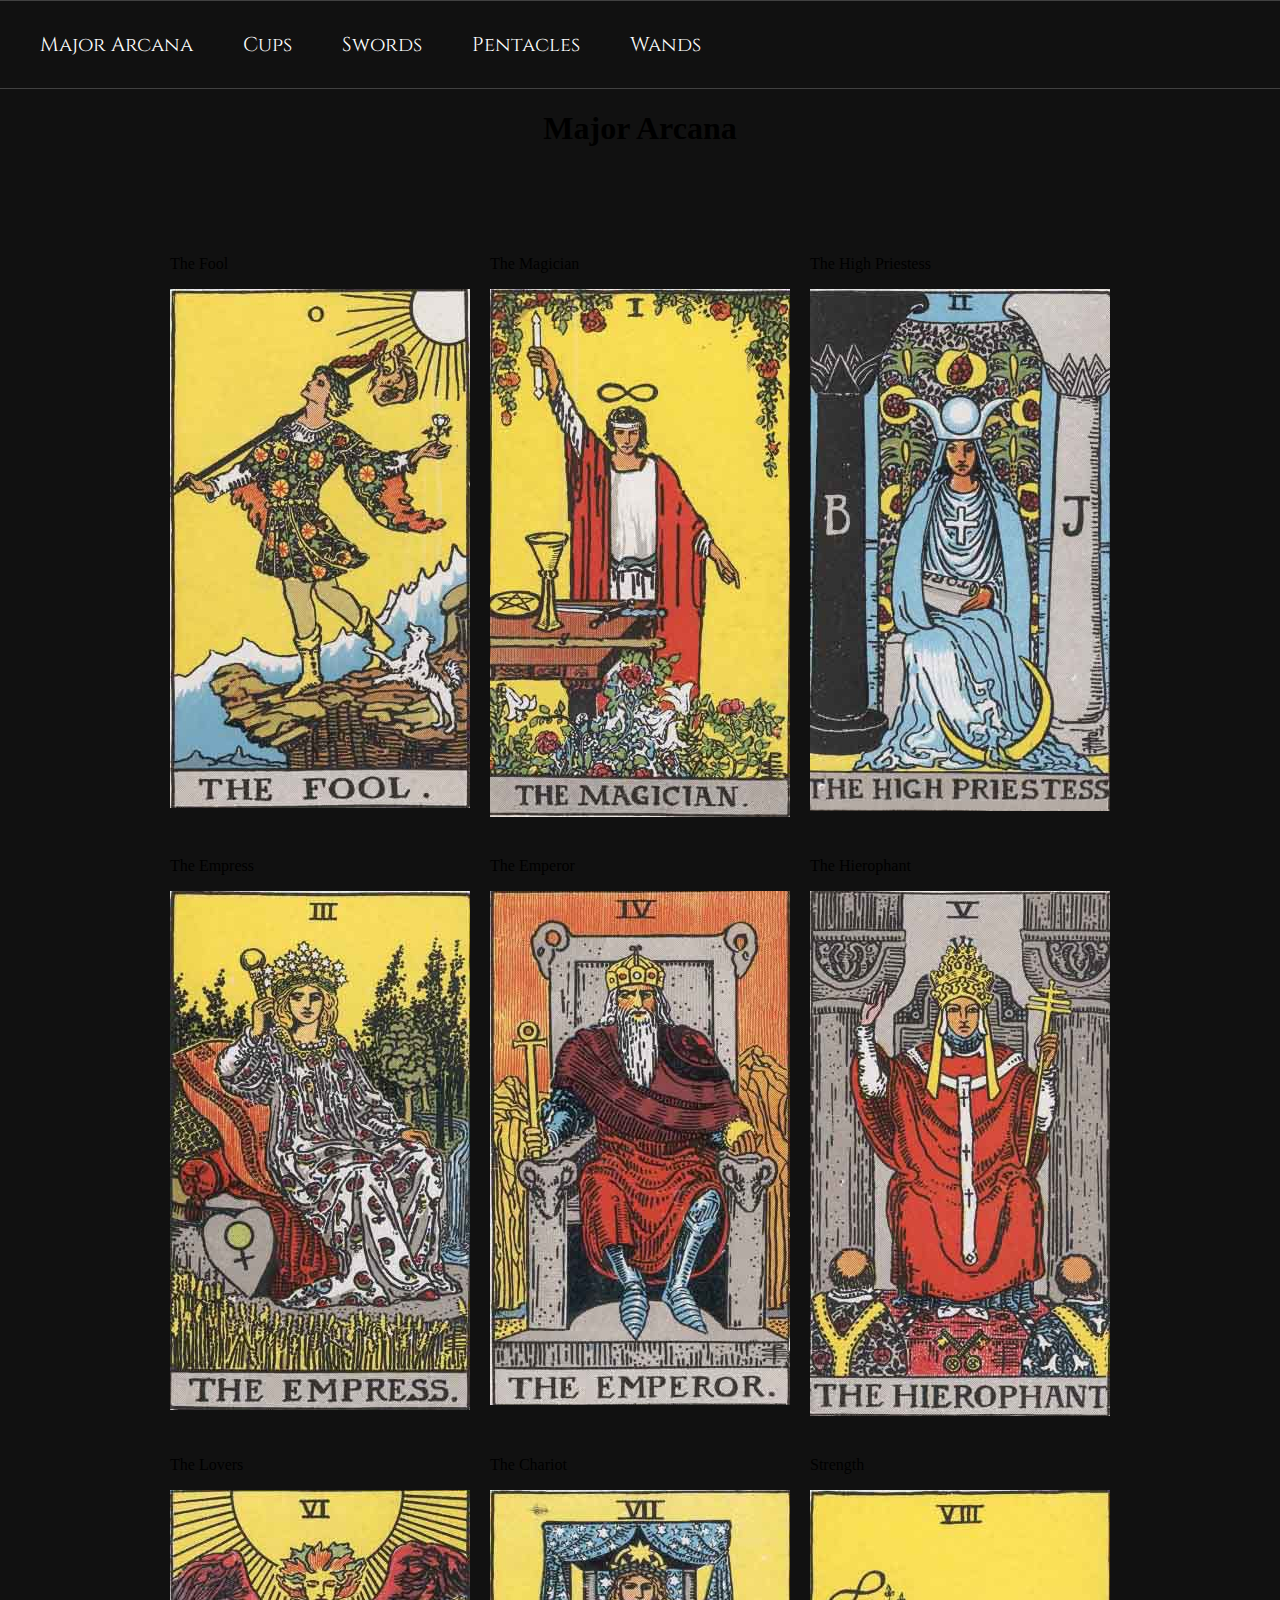
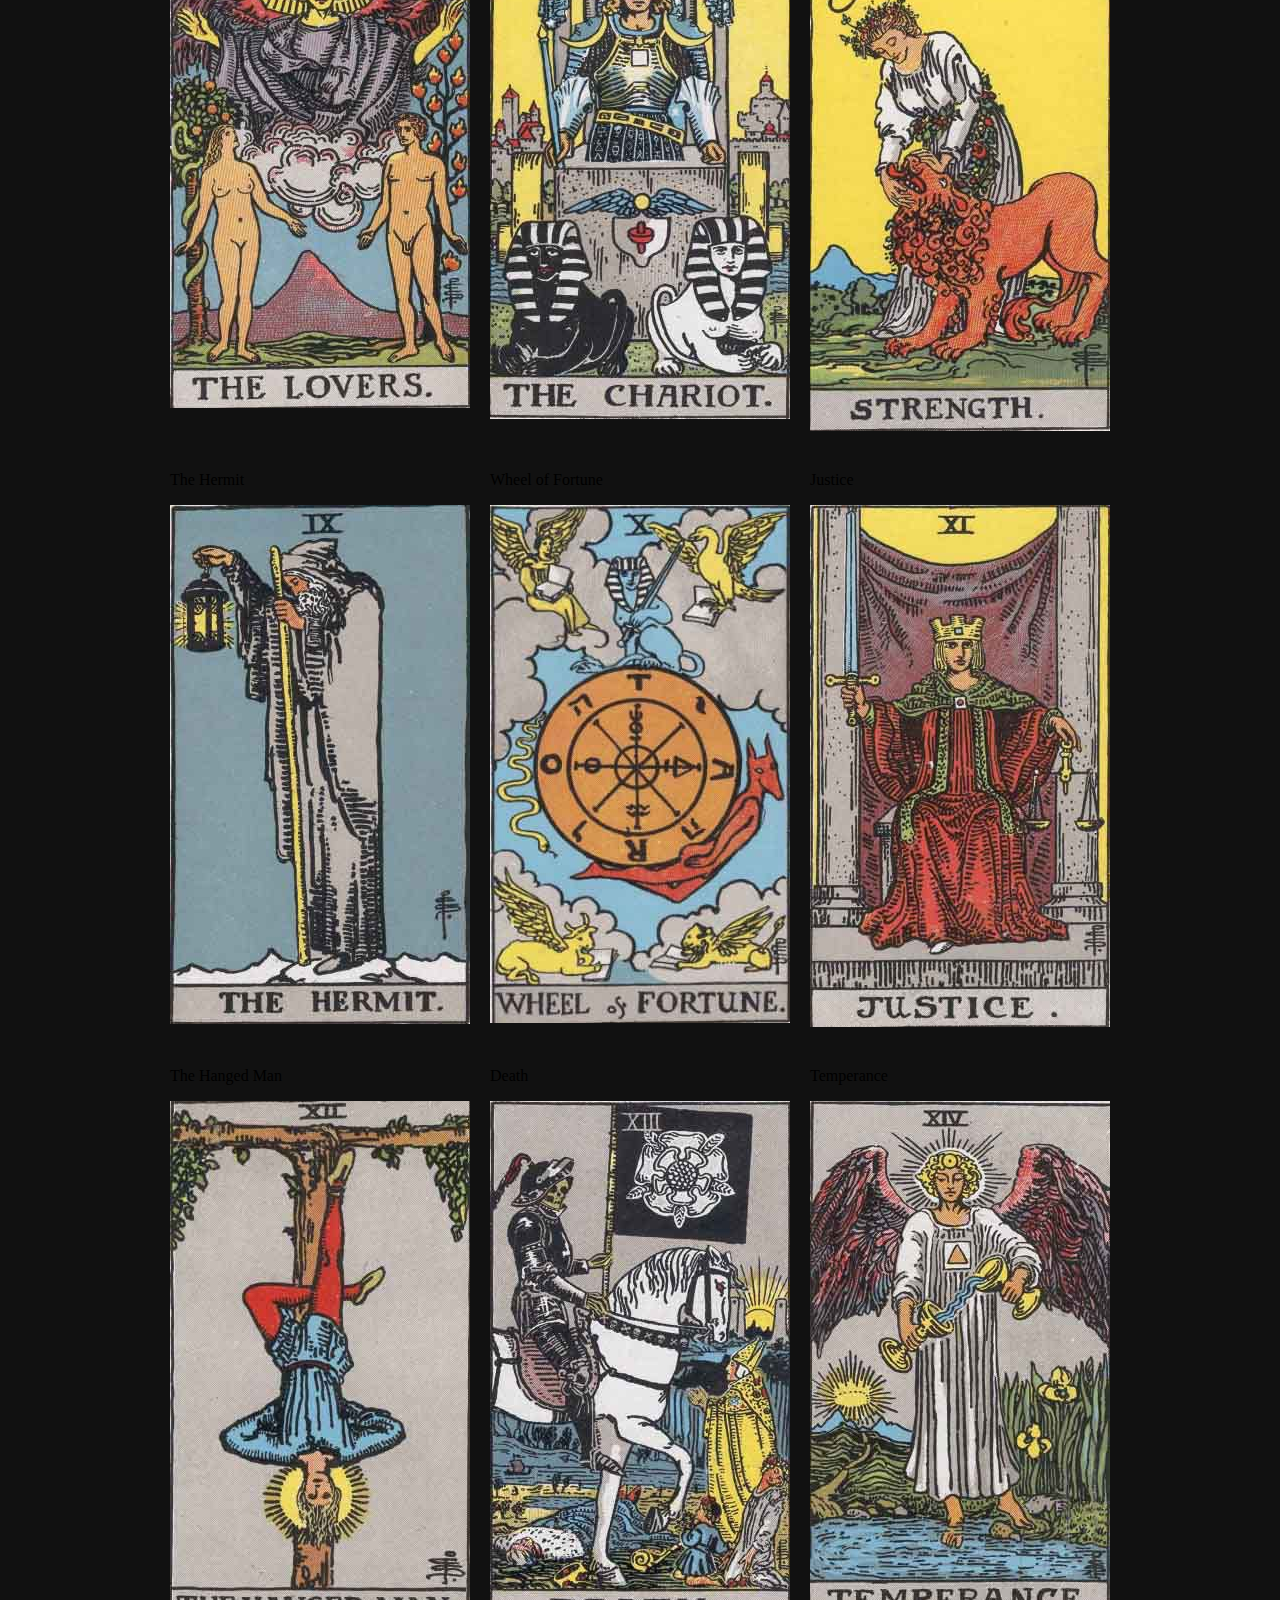
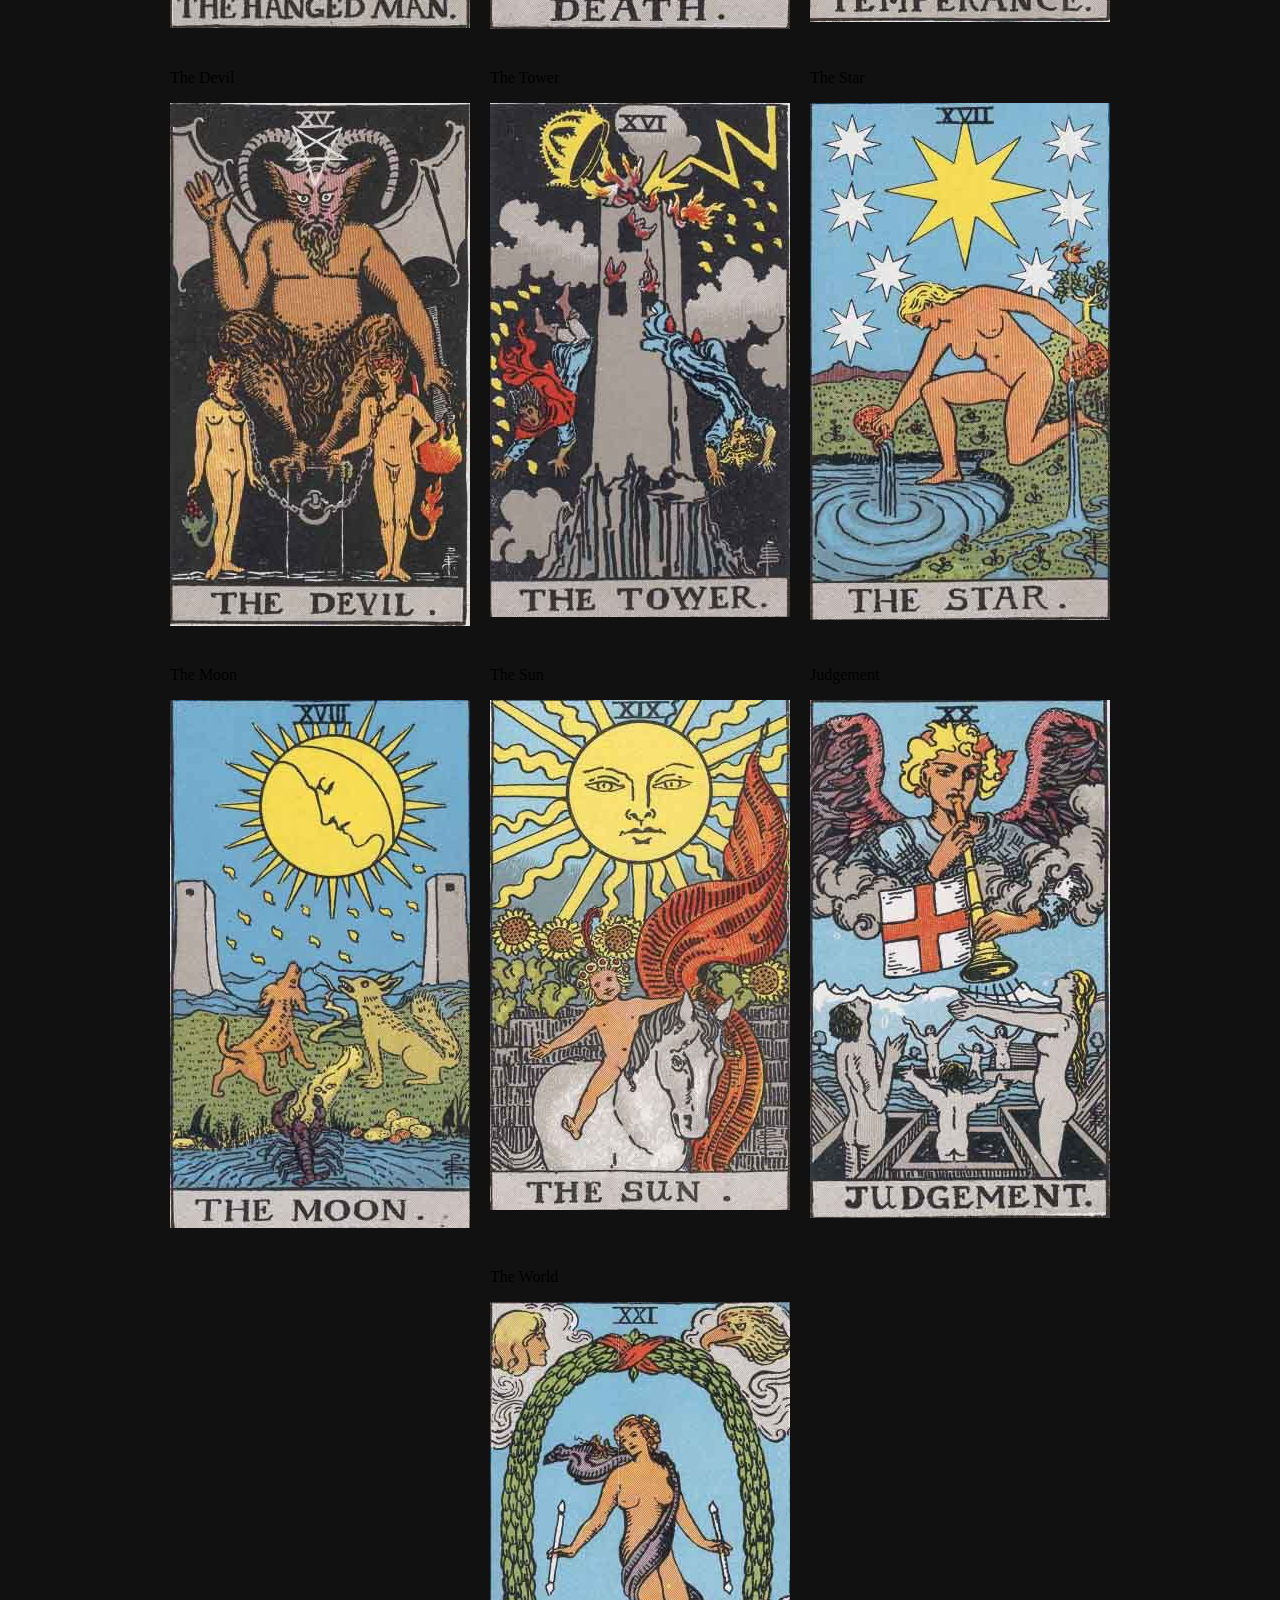
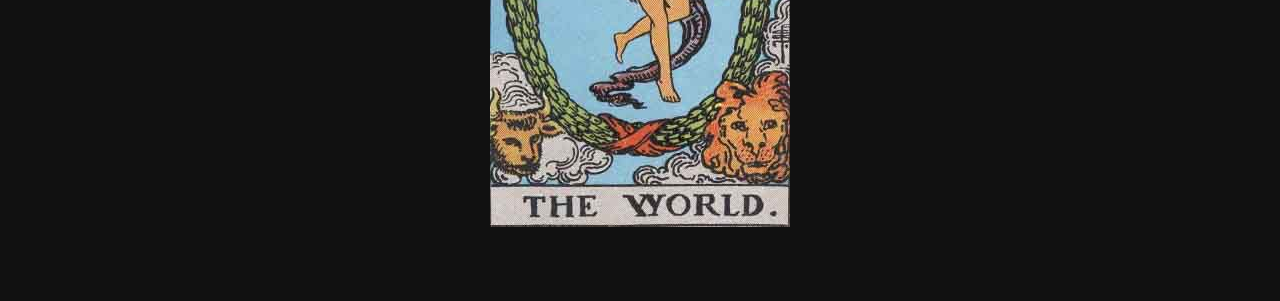
<file: major-arcana.html>
<!DOCTYPE html>
<html lang="en">

<head>
  <meta charset="UTF-8" />
  <meta http-equiv="X-UA-Compatible" content="IE=edge" />
  <meta name="viewport" content="width=device-width, initial-scale=1.0" />
  <link href="https://fonts.googleapis.com/css2?family=Cinzel&display=swap" rel="stylesheet">
  <link rel="stylesheet" href="style.css">
  <title>Tarot Guide</title>
</head>

<body>
  <nav>
    <a href="major-arcana.html">Major Arcana</a>
    <a href="cups.html">Cups</a>
    <a href="swords.html">Swords</a>
    <a href="pentacles.html">Pentacles</a>
    <a href="wands.html">Wands</a>
  </nav>
  <h1>Major Arcana</h1>
  <main class="card-list">
    <div class="card-item">
      <p>The Fool</p>
      <img src="images/major-arcana/the-fool.jpg">
    </div>
    <div class="card-item">
      <p>The Magician</p>
      <img src="images/major-arcana/the-magician.jpg">
    </div>
    <div class="card-item">
      <p>The High Priestess</p>
      <img src="images/major-arcana/the-high-priestess.jpg">
    </div>
    <div class="card-item">
      <p>The Empress</p>
      <img src="images/major-arcana/the-empress.jpg">
    </div>
    <div class="card-item">
      <p>The Emperor</p>
      <img src="images/major-arcana/the-emperor.jpg">
    </div>
    <div class="card-item">
      <p>The Hierophant</p>
      <img src="images/major-arcana/the-hierophant.jpg">
    </div>
    <div class="card-item">
      <p>The Lovers</p>
      <img src="images/major-arcana/the-lovers.jpg">
    </div>
    <div class="card-item">
      <p>The Chariot</p>
      <img src="images/major-arcana/the-chariot.jpg">
    </div>
    <div class="card-item">
      <p>Strength</p>
      <img src="images/major-arcana/strength.jpg">
    </div>
    <div class="card-item">
      <p>The Hermit</p>
      <img src="images/major-arcana/the-hermit.jpg">
    </div>
    <div class="card-item">
      <p>Wheel of Fortune</p>
      <img src="images/major-arcana/wheel-of-fortune.jpg">
    </div>
    <div class="card-item">
      <p>Justice</p>
      <img src="images/major-arcana/justice.jpg">
    </div>
    <div class="card-item">
      <p>The Hanged Man</p>
      <img src="images/major-arcana/the-hanged-man.jpg">
    </div>
    <div class="card-item">
      <p>Death</p>
      <img src="images/major-arcana/death.jpg">
    </div>
    <div class="card-item">
      <p>Temperance</p>
      <img src="images/major-arcana/temperance.jpg">
    </div>
    <div class="card-item">
      <p>The Devil</p>
      <img src="images/major-arcana/the-devil.jpg">
    </div>
    <div class="card-item">
      <p>The Tower</p>
      <img src="images/major-arcana/the-tower.jpg">
    </div>
    <div class="card-item">
      <p>The Star</p>
      <img src="images/major-arcana/the-star.jpg">
    </div>
    <div class="card-item">
      <p>The Moon</p>
      <img src="images/major-arcana/the-moon.jpg">
    </div>
    <div class="card-item">
      <p>The Sun</p>
      <img src="images/major-arcana/the-sun.jpg">
    </div>
    <div class="card-item">
      <p>Judgement</p>
      <img src="images/major-arcana/judgement.jpg">
    </div>
    <div class="card-item">
      <p>The World</p>
      <img src="images/major-arcana/the-world.jpg">
    </div>
  </main>
</body>

</html>
</file>
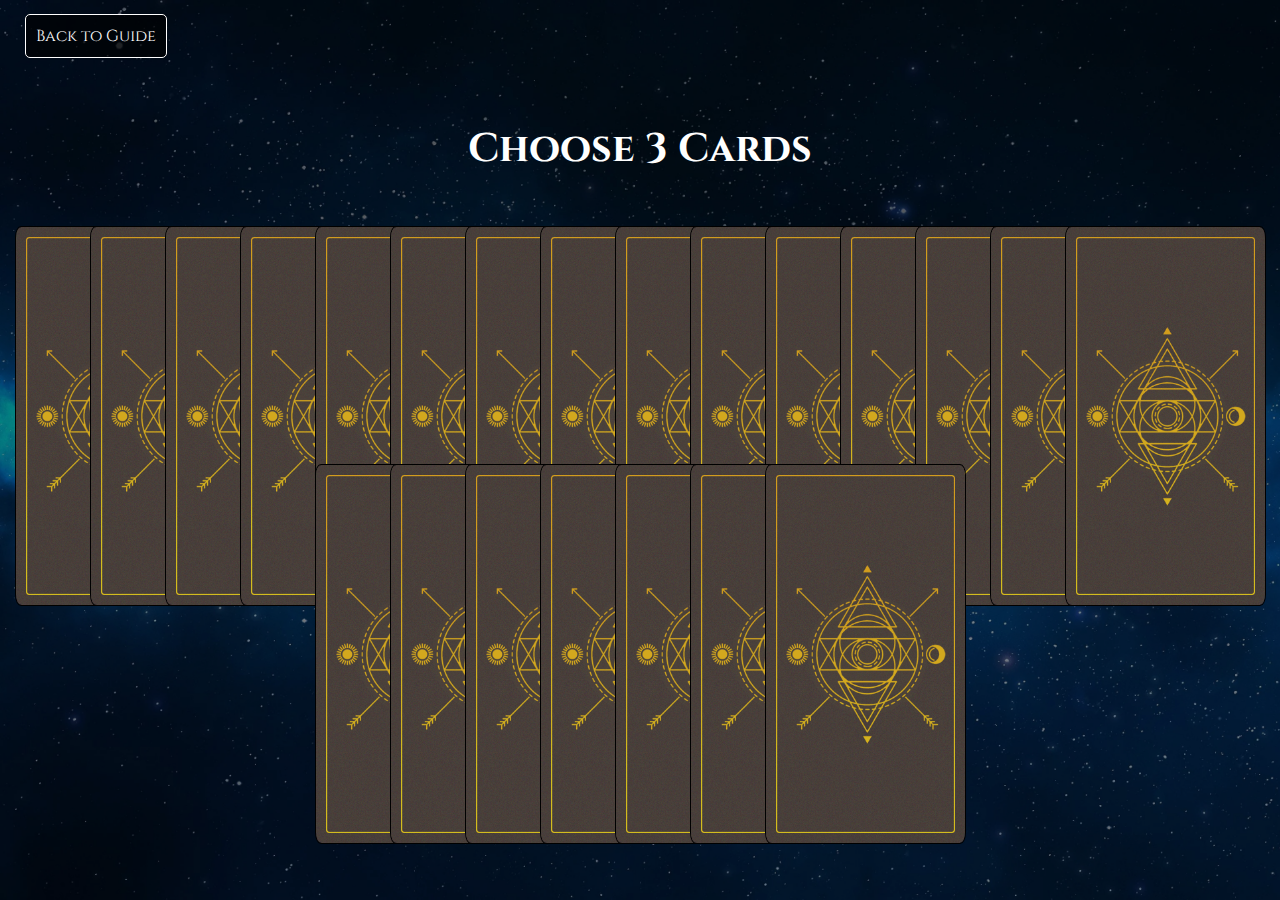
<file: reading.html>
<!DOCTYPE html>
<html lang="en">

<head>
  <meta charset="UTF-8">
  <meta http-equiv="X-UA-Compatible" content="IE=edge">
  <meta name="viewport" content="width=device-width, initial-scale=1.0">
  <meta http-equiv="Permissions-Policy" content="interest-cohort=()"/>
  <link href="https://fonts.googleapis.com/css2?family=Cinzel&Source+Serif+Pro:wght@200&display=swap" rel="stylesheet">
  <link rel="stylesheet" href="reading.css">
  <title>Tarot Reading</title>
</head>

<body>
  <nav>
    <a href="index.html">Back to Guide</a>
  </nav>
  <header>
    <h1 id="header">Choose 3 Cards</h1>
  </header>
  <div class="cards"></div>
  <div class="reading"></div>
  <div class="button-container">
    <a class="button">Get Another Reading</a>
  </div>
  <script src="script.js"></script>
</body>

</html>
</file>
<file: style.css>
html {
  scroll-behavior: smooth;
}

body {
  display: flex;
  flex-direction: column;
  align-items: center;
  margin: 0;
  background-color: #111111;
  overflow-x: hidden;
}

section {
  background-color: #0e221a;
  padding: 50px;
  display: flex;
  justify-content: center;
  width: 100%;
}

.suit-summary {
  font-family: 'Source Serif Pro', serif;
  font-size: 20px;
  margin: 20px;
  color: white;
  width: 60%;
  text-align: center;
}

.suit-summary h1 {
  font-family: 'Cinzel', serif;
  font-size: 50px;
  color: white;
  margin: 0;
}

span {
  color: #9c772c;
}

nav {
  width: 100%;
  border: 1px solid rgb(65, 65, 65);
  padding: 20px;
  background-color: #111111;
}


nav a {
  float: left;
  text-decoration: none;
  font-family: 'Cinzel', serif;
  font-size: 20px;
  color: white;
  padding: 10px;
  transition: 0.3s;
  margin-left: 30px;
}

nav a:hover {
  color: #9c772c;
  border-color: #9c772c;
}

.button {
  float: right;
  margin-right: 30px;
  padding: 10px;
  color: white;
  border: 1px solid white;
  border-radius: 5px;
  font-size: 15px;
  cursor: pointer;
  transition: 0.3s;
}

.button:hover {
  color: #9c772c;
}

/* The sticky class is added to the navbar with JS when it reaches its scroll position */
.sticky {
  position: fixed;
  z-index: 1;
  top: 0;
  width: 100%;
}

.sticky + .card-list {
  padding-top: 60px;
}

.card-list {
  display: flex;
  flex-wrap: wrap;
  justify-content: center;
  margin: 40px;
  padding: 20px;
  width: 80%;
}

.card-item {
  position: relative;
  margin: 10px;
}

.image {
  opacity: 1;
  transition: .5s ease;
  width: 325px;
  height: auto;
  border: 2px solid black;
  border-radius: 3%;
}

.card-content {
  display: flex;
  flex-direction: column;
  position: absolute;
  padding: 0px 7px;
  height: auto;
  top: 0px;
  bottom: 0px;
  opacity: 0;
  transition: .5s ease;
  color: white;
  font-size: 15px;
  text-align: center;
  font-family: 'Cinzel', serif;
}

.card-item:hover .image {
  opacity: 0.2;
}

.card-content:hover {
  opacity: 1;
}

.card-content h3 {
  font-weight: normal;
  font-size: 20px;
  margin: 0px;
}

.flavor-text {
  font-family: 'Source Serif Pro', serif;
  font-size: 14px;
  font-style: italic;
}

.card-summary {
  font-family: 'Source Serif Pro', serif;
  font-size: 16px;
}
</file>
<file: reading.css>
* {
  padding: 0;
  margin: 0;
  box-sizing: border-box;
}

html {
  margin: 0px;
  height: 100%;
  width: 100%;
}

body {
  height: 100%;
  width: 100%;
  color: white;
  overflow-y: hidden;
  background-image: url('images/galaxy.webp');
  background-size: cover;
  box-shadow: inset 0 0 0 2000px rgba(0, 0, 0, 0.432);
}

nav {
  padding: 25px;
}


a {
  padding: 10px;
  text-decoration: none;
  font-family: 'Cinzel', serif;
  color: white;
  border: 1px solid white;
  background-color: rgba(0, 0, 0, 0.63);
  border-radius: 5px;
  transition: 0.3s;
}
 
a:hover {
  color: #f8be4a;
  border-color: #f8be4a;
}

header {
  text-align: center;
  margin: 50px;
  font-family: 'Cinzel', serif;
  font-size: 20px;
}

.cards {
  display: flex;
  flex-wrap: wrap;
  justify-content: center;
  gap: 75px;
  margin-right: 200px;
  margin-top: 20px;
  height: 400px;
}

.card {
  position: relative;
  cursor: pointer;
  transition: 0.5s;
}

.card:hover {
  transform: translate(0, -15px);
}

.back {
  position: absolute;
  height: 380px;
  border: 1px solid black;
  border-radius: 3%;
  transition: 0.5s;
}

.back:hover {
  box-shadow: rgba(245, 200, 54, 0.35) 0px 5px 40px;
}

.back.selected {
  box-shadow: rgba(245, 200, 54, 0.35) 0px 5px 40px;
}

.reading {
  display: flex;
  justify-content: center;
  position: relative;
  opacity: 0;
  transition: opacity 3s;
  cursor: auto;
  z-index: 2;
  padding: 50px;
}

.content {
  display: flex;
  flex-direction: row;
  gap: 25px;
  margin: 25px;
  cursor: auto;
}

.description h2 {
  font-family:'Cinzel', serif;
  font-size: 25px;
}

.description {
  display: flex;
  flex-direction: column;
  gap: 15px;
  width: 400px;
  font-family: 'Source Serif Pro', serif;
  font-size: 18px;
}

.front {
  height: 250px;
}

.button-container {
  display: flex;
  justify-content: center;
  margin: 50px;
  opacity: 0;
  transition: opacity 3s;
}

.button {
  width: 250px;
  text-align: center;
  cursor: pointer;
  transition: 0.3s;
}

button:hover {
  color: #f8be4a;
  border-color: #f8be4a;
}

@media screen and (max-width: 1800px){
  body {
    overflow: scroll;
  }

  .reading {
    flex-wrap: wrap;
  }

  .button-container {
    margin-bottom: 50px;
  }
}
</file>
